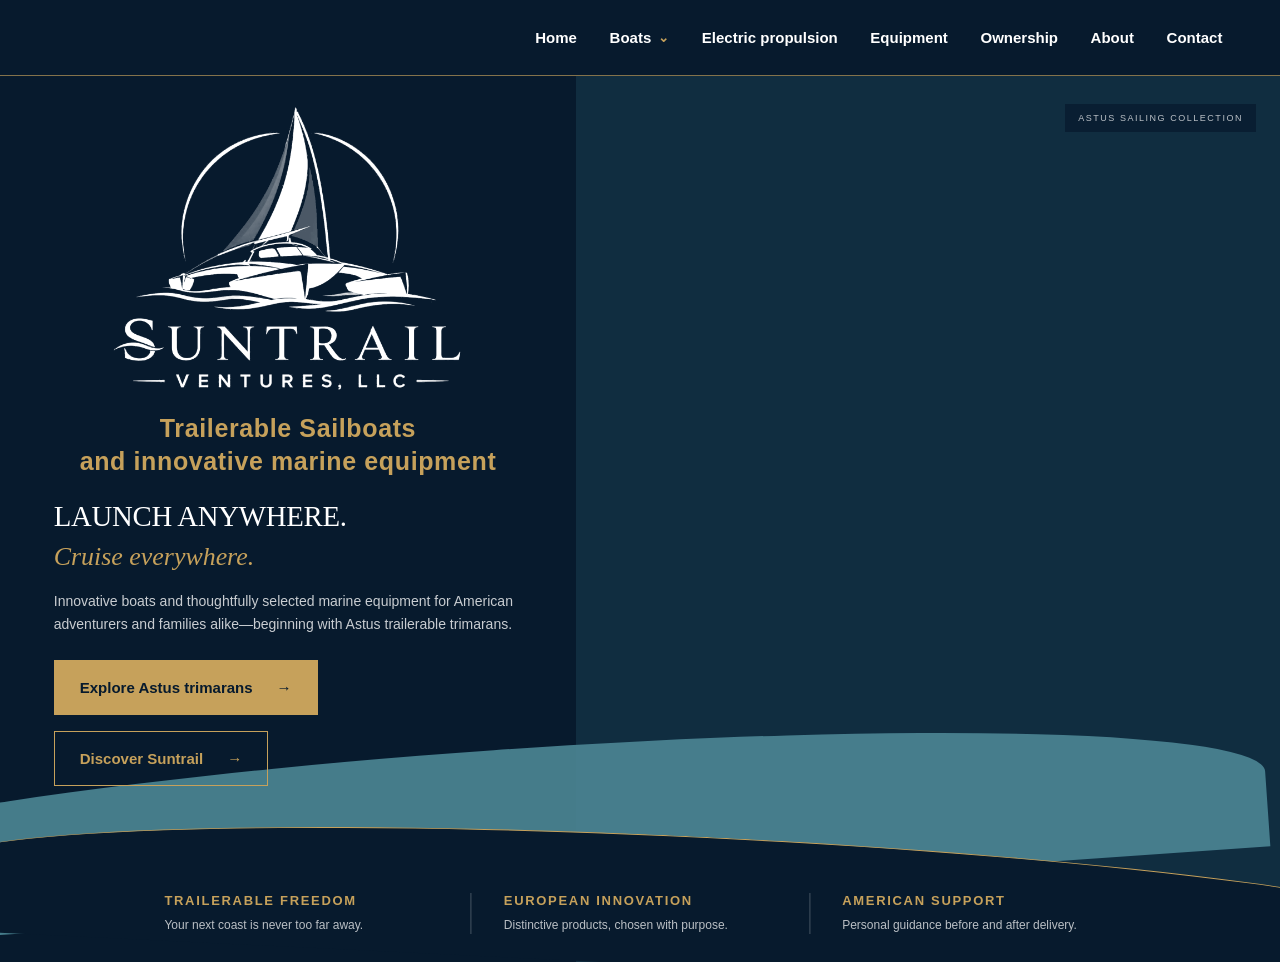
<file: index.html>
<!doctype html>
<html lang="en">
  <head>
    <meta charset="utf-8" />
    <meta name="viewport" content="width=device-width, initial-scale=1" />
    <title>Suntrail | Offline Website Preview</title>
    <meta name="description" content="Suntrail website working preview" />
    <link rel="stylesheet" href="styles.css" />
  </head>
  <body>
    <main>
      <header>
        <nav aria-label="Primary navigation">
          <a href="#top">Home</a>
          <div class="nav-dropdown">
            <a class="nav-parent" href="Boats.html"
              >Boats <span aria-hidden="true">⌄</span></a
            >
            <div class="nav-submenu" aria-label="Astus models">
              <a href="Boat-Model.html?model=14-5">Astus 14.5</a>
              <a href="Boat-Model.html?model=16-5">Astus 16.5</a>
              <a href="Boat-Model.html?model=20-5">Astus 20.5</a>
              <a href="Boat-Model.html?model=22-5">Astus 22.5</a>
              <a href="Boat-Model.html?model=26-5">Astus 26.5</a>
            </div>
          </div>
          <a href="Coming-Soon.html">Electric propulsion</a>
          <a href="Coming-Soon.html">Equipment</a>
          <a href="Ownership.html">Ownership</a>
          <a href="About.html">About</a>
          <a href="Contact.html">Contact</a>
        </nav>
      </header>

      <section class="hero" id="top">
        <div class="hero-copy">
          <div class="hero-logo">
            <img src="assets/suntrail-white-logo.png" alt="Suntrail" />
          </div>
          <p class="hero-descriptor">
            <strong>Trailerable Sailboats</strong><br />and innovative marine
            equipment
          </p>
          <h1>Launch anywhere.<em>Cruise everywhere.</em></h1>
          <p class="lead">
            Innovative boats and thoughtfully selected marine equipment for
            American adventurers and families alike—beginning with Astus
            trailerable trimarans.
          </p>
          <div class="actions">
            <a class="button gold" href="Boats.html"
              >Explore Astus trimarans <span>→</span></a
            >
            <a class="button outline" href="About.html"
              >Discover Suntrail <span>→</span></a
            >
          </div>
        </div>
        <div class="hero-photo" aria-label="Astus sailboat photo carousel">
          <div class="carousel-frame">
            <img
              class="carousel-slide"
              src="assets/astus-carousel/01-astus-life.jpg"
              alt="Astus trimarans sailing together"
            />
            <img
              class="carousel-slide"
              src="assets/astus-carousel/02-astus-26-5.jpg"
              alt="Astus 26.5 sailing"
            />
            <img
              class="carousel-slide"
              src="assets/astus-carousel/03-astus-14-5.jpg"
              alt="Astus 14.5 sailing"
            />
            <img
              class="carousel-slide"
              src="assets/astus-carousel/04-astus-20-5.jpg"
              alt="Astus 20.5 sailing"
            />
            <img
              class="carousel-slide"
              src="assets/astus-carousel/05-astus-16-5.jpg"
              alt="Astus 16.5 sailing"
            />
            <img
              class="carousel-slide"
              src="assets/astus-carousel/06-owners-2021.jpg"
              alt="Astus owners sailing together"
            />
            <img
              class="carousel-slide"
              src="assets/astus-carousel/07-astus-22-5.jpg"
              alt="Astus 22.5 sailing"
            />
          </div>
          <span class="photo-note">Astus sailing collection</span>
        </div>
        <div class="wave wave-a"></div>
        <div class="wave wave-b"></div>
        <div class="proof">
          <div>
            <b>Trailerable freedom</b
            ><span>Your next coast is never too far away.</span>
          </div>
          <div>
            <b>European innovation</b
            ><span>Distinctive products, chosen with purpose.</span>
          </div>
          <div>
            <b>American support</b
            ><span>Personal guidance before and after delivery.</span>
          </div>
        </div>
      </section>
    </main>
  </body>
</html>
</file>
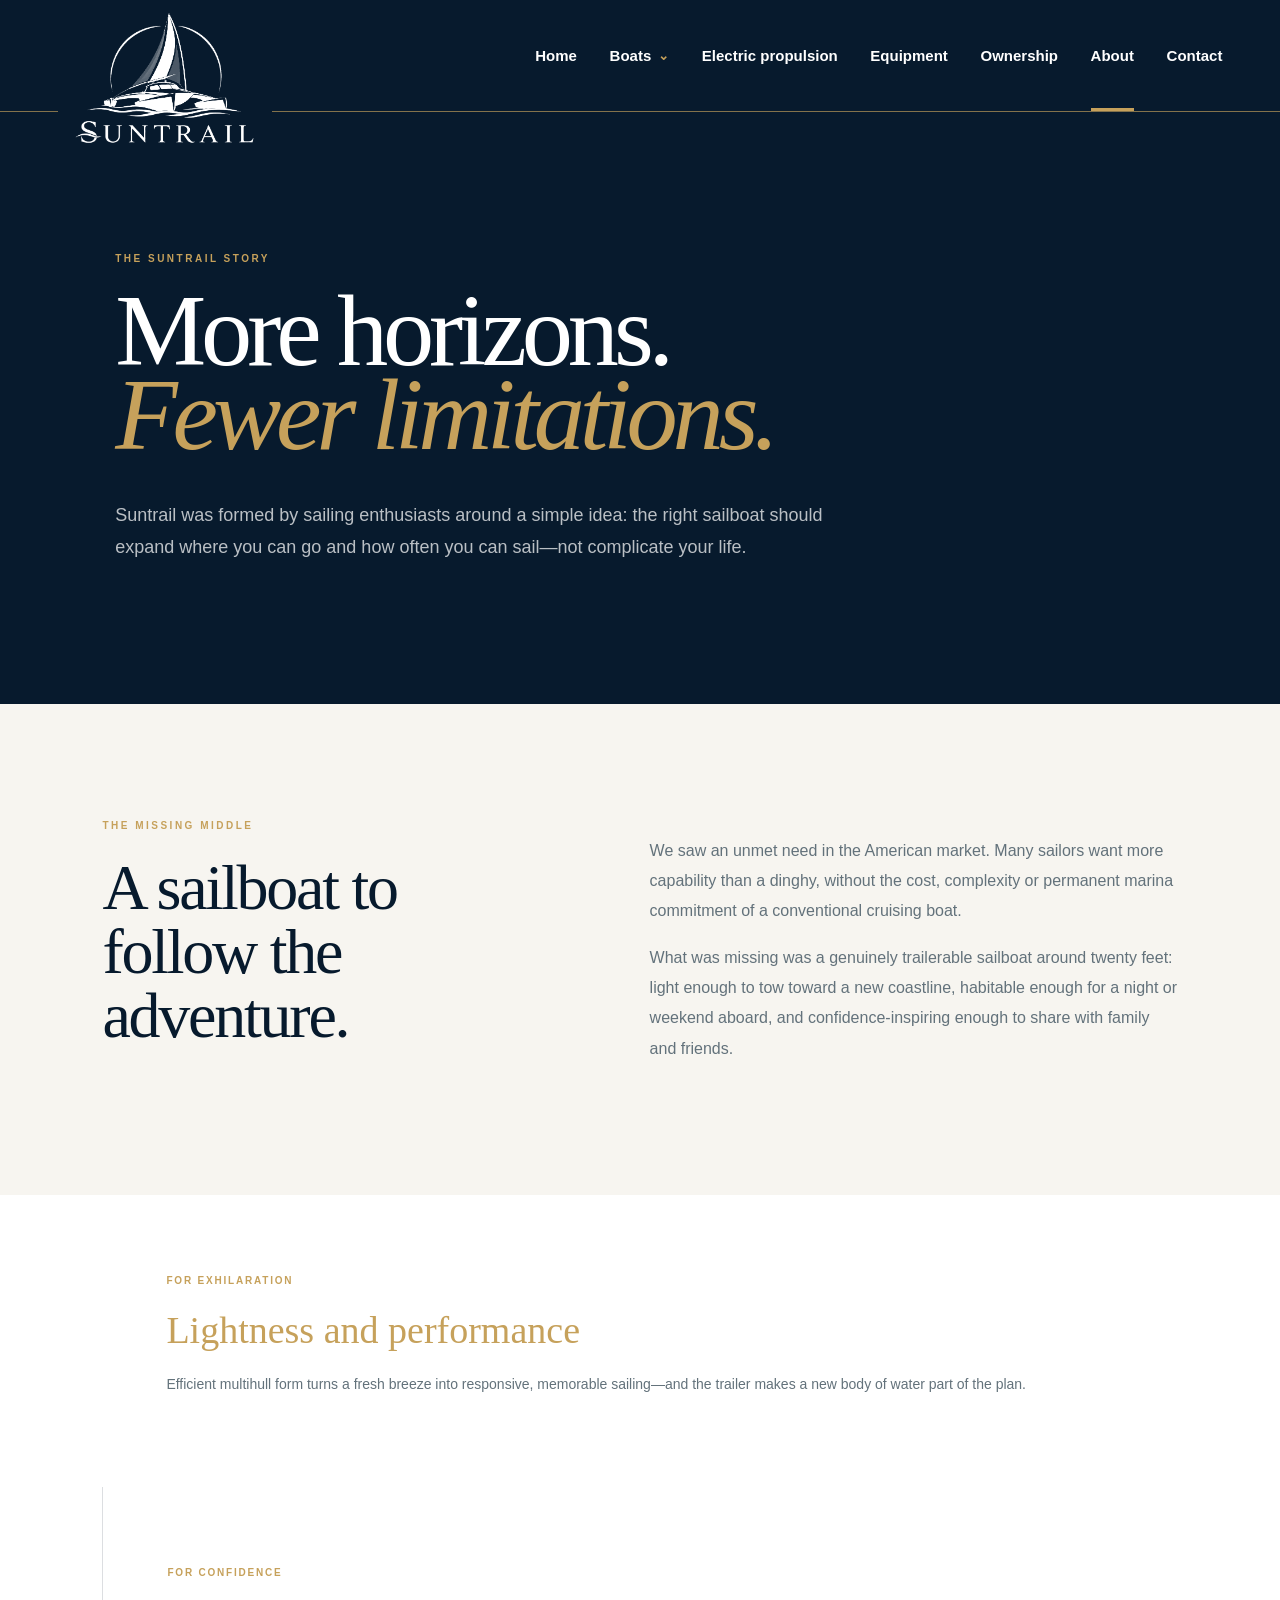
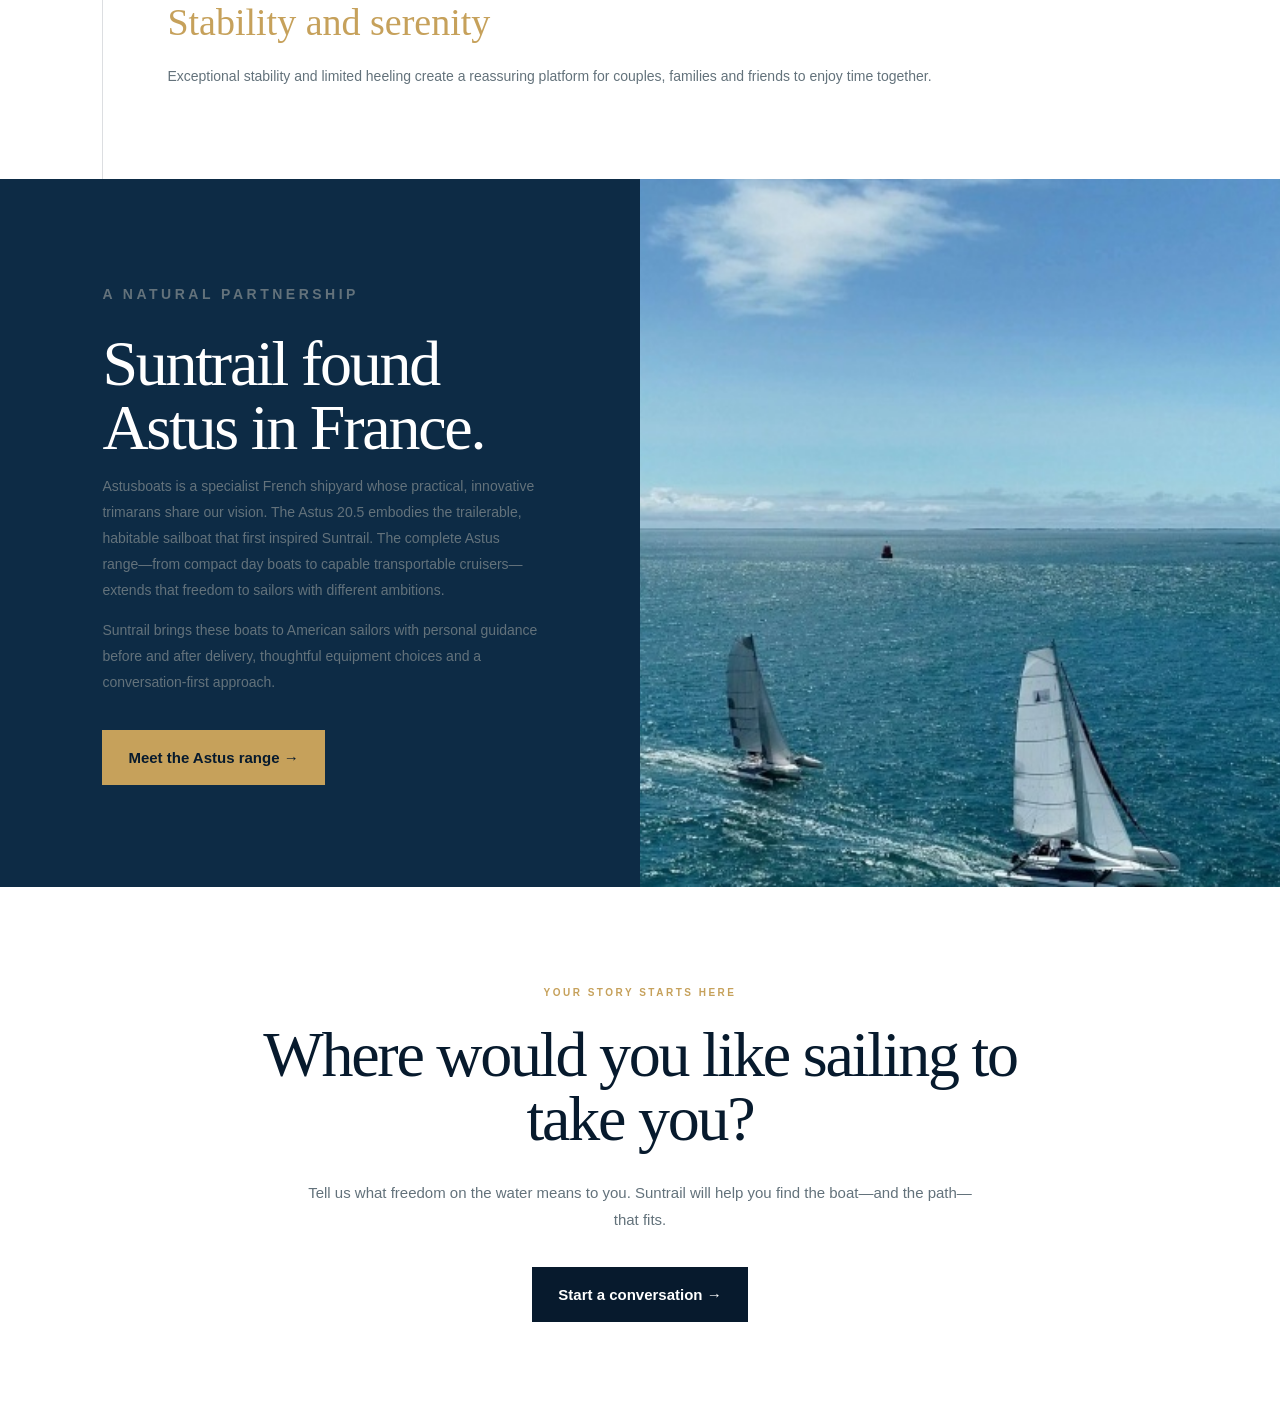
<file: About.html>
<!doctype html>
<html lang="en">
  <head>
    <meta charset="utf-8" />
    <meta name="viewport" content="width=device-width,initial-scale=1" />
    <title>About Suntrail</title>
    <link rel="stylesheet" href="styles.css" />
  </head>
  <body class="about-page">
    <header class="site-header">
      <a class="inner-logo" href="Suntrail-Preview.html#top"
        ><img src="assets/suntrail-white-logo.png" alt="Suntrail"
      /></a>
      <nav>
        <a href="Suntrail-Preview.html#top">Home</a>
        <div class="nav-dropdown">
          <a class="nav-parent" href="Boats.html">Boats <span>⌄</span></a>
          <div class="nav-submenu">
            <a href="Boat-Model.html?model=14-5">Astus 14.5</a
            ><a href="Boat-Model.html?model=16-5">Astus 16.5</a
            ><a href="Boat-Model.html?model=20-5">Astus 20.5</a
            ><a href="Boat-Model.html?model=22-5">Astus 22.5</a
            ><a href="Boat-Model.html?model=26-5">Astus 26.5</a>
          </div>
        </div>
        <a href="Coming-Soon.html">Electric propulsion</a
        ><a href="Coming-Soon.html">Equipment</a
        ><a href="Ownership.html">Ownership</a
        ><a class="active" href="About.html">About</a
        ><a href="Contact.html">Contact</a>
      </nav>
    </header>
    <main>
      <section class="about-hero">
        <p class="label">The Suntrail story</p>
        <h1>More horizons.<br /><em>Fewer limitations.</em></h1>
        <p>
          Suntrail was formed by sailing enthusiasts around a simple idea: the
          right sailboat should expand where you can go and how often you can
          sail—not complicate your life.
        </p>
      </section>
      <section class="about-story">
        <div>
          <p class="label">The missing middle</p>
          <h2>A sailboat to follow the adventure.</h2>
        </div>
        <div>
          <p>
            We saw an unmet need in the American market. Many sailors want more
            capability than a dinghy, without the cost, complexity or permanent
            marina commitment of a conventional cruising boat.
          </p>
          <p>
            What was missing was a genuinely trailerable sailboat around twenty
            feet: light enough to tow toward a new coastline, habitable enough
            for a night or weekend aboard, and confidence-inspiring enough to
            share with family and friends.
          </p>
        </div>
      </section>
      <section class="about-values">
        <article>
          <span>For exhilaration</span>
          <h3>Lightness and performance</h3>
          <p>
            Efficient multihull form turns a fresh breeze into responsive,
            memorable sailing—and the trailer makes a new body of water part of
            the plan.
          </p>
        </article>
        <article>
          <span>For confidence</span>
          <h3>Stability and serenity</h3>
          <p>
            Exceptional stability and limited heeling create a reassuring
            platform for couples, families and friends to enjoy time together.
          </p>
        </article>
      </section>
      <section class="about-partner">
        <div>
          <p class="label">A natural partnership</p>
          <h2>Suntrail found Astus in France.</h2>
          <p>
            Astusboats is a specialist French shipyard whose practical,
            innovative trimarans share our vision. The Astus 20.5 embodies the
            trailerable, habitable sailboat that first inspired Suntrail. The
            complete Astus range—from compact day boats to capable transportable
            cruisers—extends that freedom to sailors with different ambitions.
          </p>
          <p>
            Suntrail brings these boats to American sailors with personal
            guidance before and after delivery, thoughtful equipment choices and
            a conversation-first approach.
          </p>
          <a class="button gold" href="Boats.html">Meet the Astus range →</a>
        </div>
        <img
          src="assets/astus-carousel/06-owners-2021.jpg"
          alt="The Astus sailing community"
        />
      </section>
      <section class="boats-cta">
        <p class="label">Your story starts here</p>
        <h2>Where would you like sailing to take you?</h2>
        <p>
          Tell us what freedom on the water means to you. Suntrail will help you
          find the boat—and the path—that fits.
        </p>
        <a class="button navy" href="Contact.html"
          >Start a conversation →</a
        >
      </section>
    </main>
    <script src="mobile-menu.js"></script>
  </body>
</html>
</file>
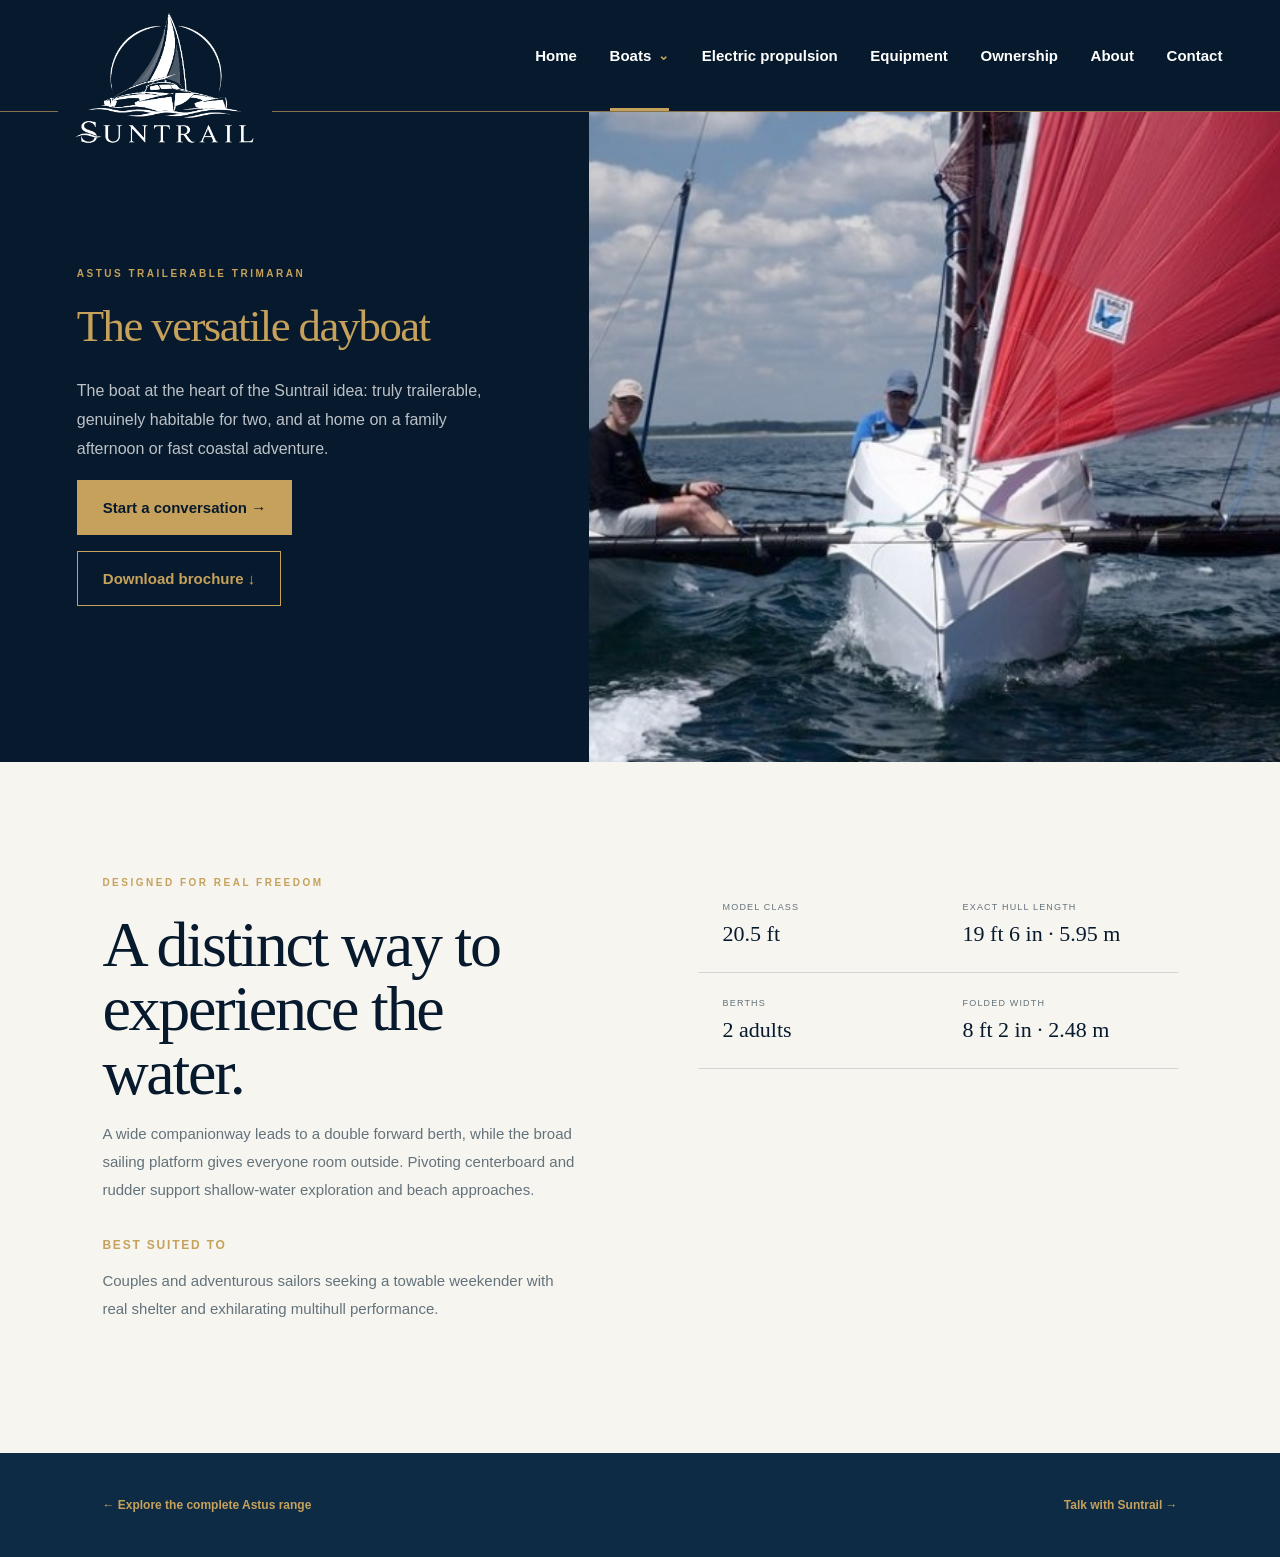
<file: Boat-Model.html>
<!doctype html>
<html lang="en">
  <head>
    <meta charset="utf-8" />
    <meta name="viewport" content="width=device-width,initial-scale=1" />
    <title>Astus | Suntrail</title>
    <link rel="stylesheet" href="styles.css" />
  </head>
  <body class="model-page">
    <header class="site-header">
      <a class="inner-logo" href="Suntrail-Preview.html#top"
        ><img src="assets/suntrail-white-logo.png" alt="Suntrail"
      /></a>
      <nav>
        <a href="Suntrail-Preview.html#top">Home</a>
        <div class="nav-dropdown">
          <a class="nav-parent active" href="Boats.html"
            >Boats <span>⌄</span></a
          >
          <div class="nav-submenu">
            <a href="Boat-Model.html?model=14-5">Astus 14.5</a
            ><a href="Boat-Model.html?model=16-5">Astus 16.5</a
            ><a href="Boat-Model.html?model=20-5">Astus 20.5</a
            ><a href="Boat-Model.html?model=22-5">Astus 22.5</a
            ><a href="Boat-Model.html?model=26-5">Astus 26.5</a>
          </div>
        </div>
        <a href="Coming-Soon.html">Electric propulsion</a
        ><a href="Coming-Soon.html">Equipment</a
        ><a href="Ownership.html">Ownership</a><a href="About.html">About</a
        ><a href="Contact.html">Contact</a>
      </nav>
    </header>
    <main>
      <section class="model-hero">
        <div>
          <p class="label">Astus trailerable trimaran</p>
          <h1 id="name"></h1>
          <h2 id="type"></h2>
          <p id="intro"></p>
          <div class="actions">
            <a class="button gold" href="Contact.html"
              >Start a conversation →</a
            ><a class="button outline" id="brochure" target="_blank"
              >Download brochure ↓</a
            >
          </div>
        </div>
        <img id="image" alt="Astus trimaran sailing" />
      </section>
      <section class="model-details">
        <div>
          <p class="label">Designed for real freedom</p>
          <h2>A distinct way to experience the water.</h2>
          <p id="story"></p>
          <h3>Best suited to</h3>
          <p id="best"></p>
        </div>
        <div class="spec-grid" id="facts"></div>
      </section>
      <section class="model-next">
        <a href="Boats.html">← Explore the complete Astus range</a
        ><a href="Contact.html">Talk with Suntrail →</a>
      </section>
    </main>
    <script>
      const d = {
        "14-5": [
          "Astus 14.5",
          "The compact nomad",
          "assets/astus-carousel/03-astus-14-5.jpg",
          "The purest expression of trailerable freedom: a remarkably light sailing platform that can travel on a roof rack or small trailer and be rigged as a prao or trimaran.",
          "Designed by VPLP, the 14.5 returns sailing to its essentials. Its 55-pound center hull, two-part carbon mast and shallow draft make spontaneous outings and quiet-water exploration possible.",
          "Solo sailors and pairs who value simplicity, portability and direct connection with the water.",
          [
            "Model class|14.5 ft",
            "Exact hull length|14 ft 3 in · 4.35 m",
            "Center-hull weight|55 lb · 25 kg",
            "Draft|6–24 in · 0.15–0.60 m",
          ],
        ],
        "16-5": [
          "Astus 16.5",
          "The sport enthusiast’s trimaran",
          "assets/astus-carousel/05-astus-16-5.jpg",
          "A light, athletic trimaran for sailors who want the immediacy and exhilaration of a performance beach cat—with a broad platform and folding-float practicality.",
          "The 16.5 rewards the sailor who trims for speed. Its VPLP-designed hulls, rotating wing mast and available sport sail plan create a responsive, energetic boat that accelerates in a fresh breeze and has been described by one owner as “strikingly awesome” to sail. Folding floats still simplify transport, while the generous 86-square-foot platform offers more room than a conventional beach cat.",
          "Sport-minded sailors—including the Hobie 16 crowd—who value speed, responsiveness and uncomplicated trailerable fun.",
          [
            "Model class|16.5 ft",
            "Exact hull length|16 ft 2 in · 4.94 m",
            "Light displacement|496 lb · 225 kg",
            "Folded width|8 ft 2 in · 2.50 m",
          ],
        ],
        "20-5": [
          "Astus 20.5",
          "The versatile dayboat",
          "assets/astus-carousel/04-astus-20-5.jpg",
          "The boat at the heart of the Suntrail idea: truly trailerable, genuinely habitable for two, and at home on a family afternoon or fast coastal adventure.",
          "A wide companionway leads to a double forward berth, while the broad sailing platform gives everyone room outside. Pivoting centerboard and rudder support shallow-water exploration and beach approaches.",
          "Couples and adventurous sailors seeking a towable weekender with real shelter and exhilarating multihull performance.",
          [
            "Model class|20.5 ft",
            "Exact hull length|19 ft 6 in · 5.95 m",
            "Berths|2 adults",
            "Folded width|8 ft 2 in · 2.48 m",
          ],
        ],
        "22-5": [
          "Astus 22.5",
          "The nomad cruiser",
          "assets/astus-carousel/07-astus-22-5.jpg",
          "A transportable coastal cruiser with meaningful living space, four berths and the flexibility to favor comfortable family sailing or sportier performance.",
          "A double berth forward and two quarter berths accommodate four, while available galley, toilet and electrical options tailor the cabin to coastal trekking.",
          "Families, couples and sailors who want to stay aboard, travel farther and choose their own balance of comfort and performance.",
          [
            "Model class|22.5 ft",
            "Exact hull length|22 ft 8 in · 6.90 m",
            "Berths|4",
            "Trailer width|8 ft 2 in · 2.50 m",
          ],
        ],
        "26-5": [
          "Astus 26.5",
          "The ideal fast cruiser",
          "assets/astus-carousel/02-astus-26-5.jpg",
          "The flagship: five berths, standing headroom and serious fast-cruising capability in a trimaran that still folds to trailer width.",
          "A separate double cabin, three saloon berths, galley possibilities and abundant storage support longer escapes. Lines led aft and a protected cockpit create a practical sailing environment for solo sailors or families.",
          "Independent coastal cruisers and families seeking accommodation, range and performance in a transportable package.",
          [
            "Model class|26.5 ft",
            "Exact hull length|25 ft 11 in · 7.90 m",
            "Berths|5",
            "Cabin headroom|5 ft 11 in · 1.80 m",
          ],
        ],
      };
      let k = new URLSearchParams(location.search).get("model") || "20-5",
        b = d[k] || d["20-5"];
      name.textContent = b[0];
      type.textContent = b[1];
      image.src = b[2];
      intro.textContent = b[3];
      story.textContent = b[4];
      best.textContent = b[5];
      brochure.href = "assets/brochures/astus-" + k + ".pdf";
      facts.innerHTML = b[6]
        .map((x) => {
          let p = x.split("|");
          return "<div><span>" + p[0] + "</span><b>" + p[1] + "</b></div>";
        })
        .join("");
      document.title = b[0] + " | Suntrail";
    </script>
    <script src="mobile-menu.js"></script>
  </body>
</html>
</file>
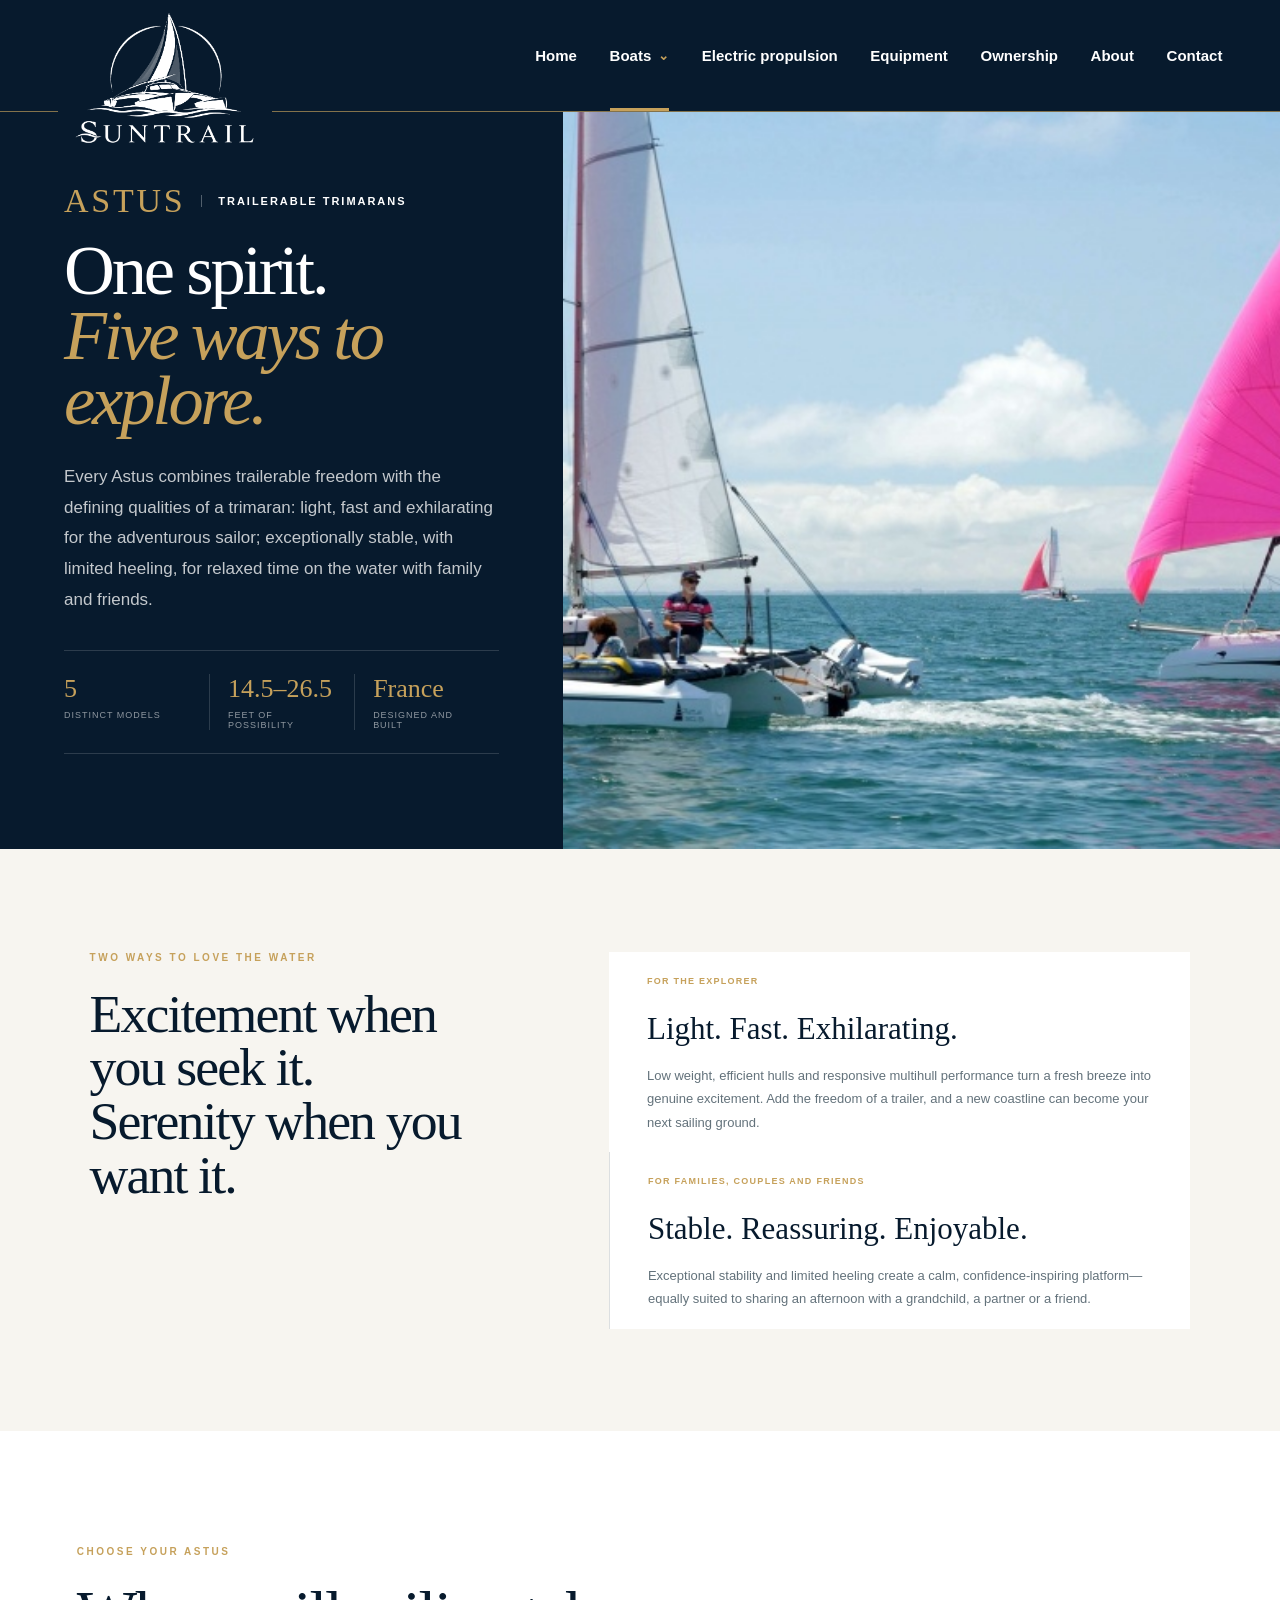
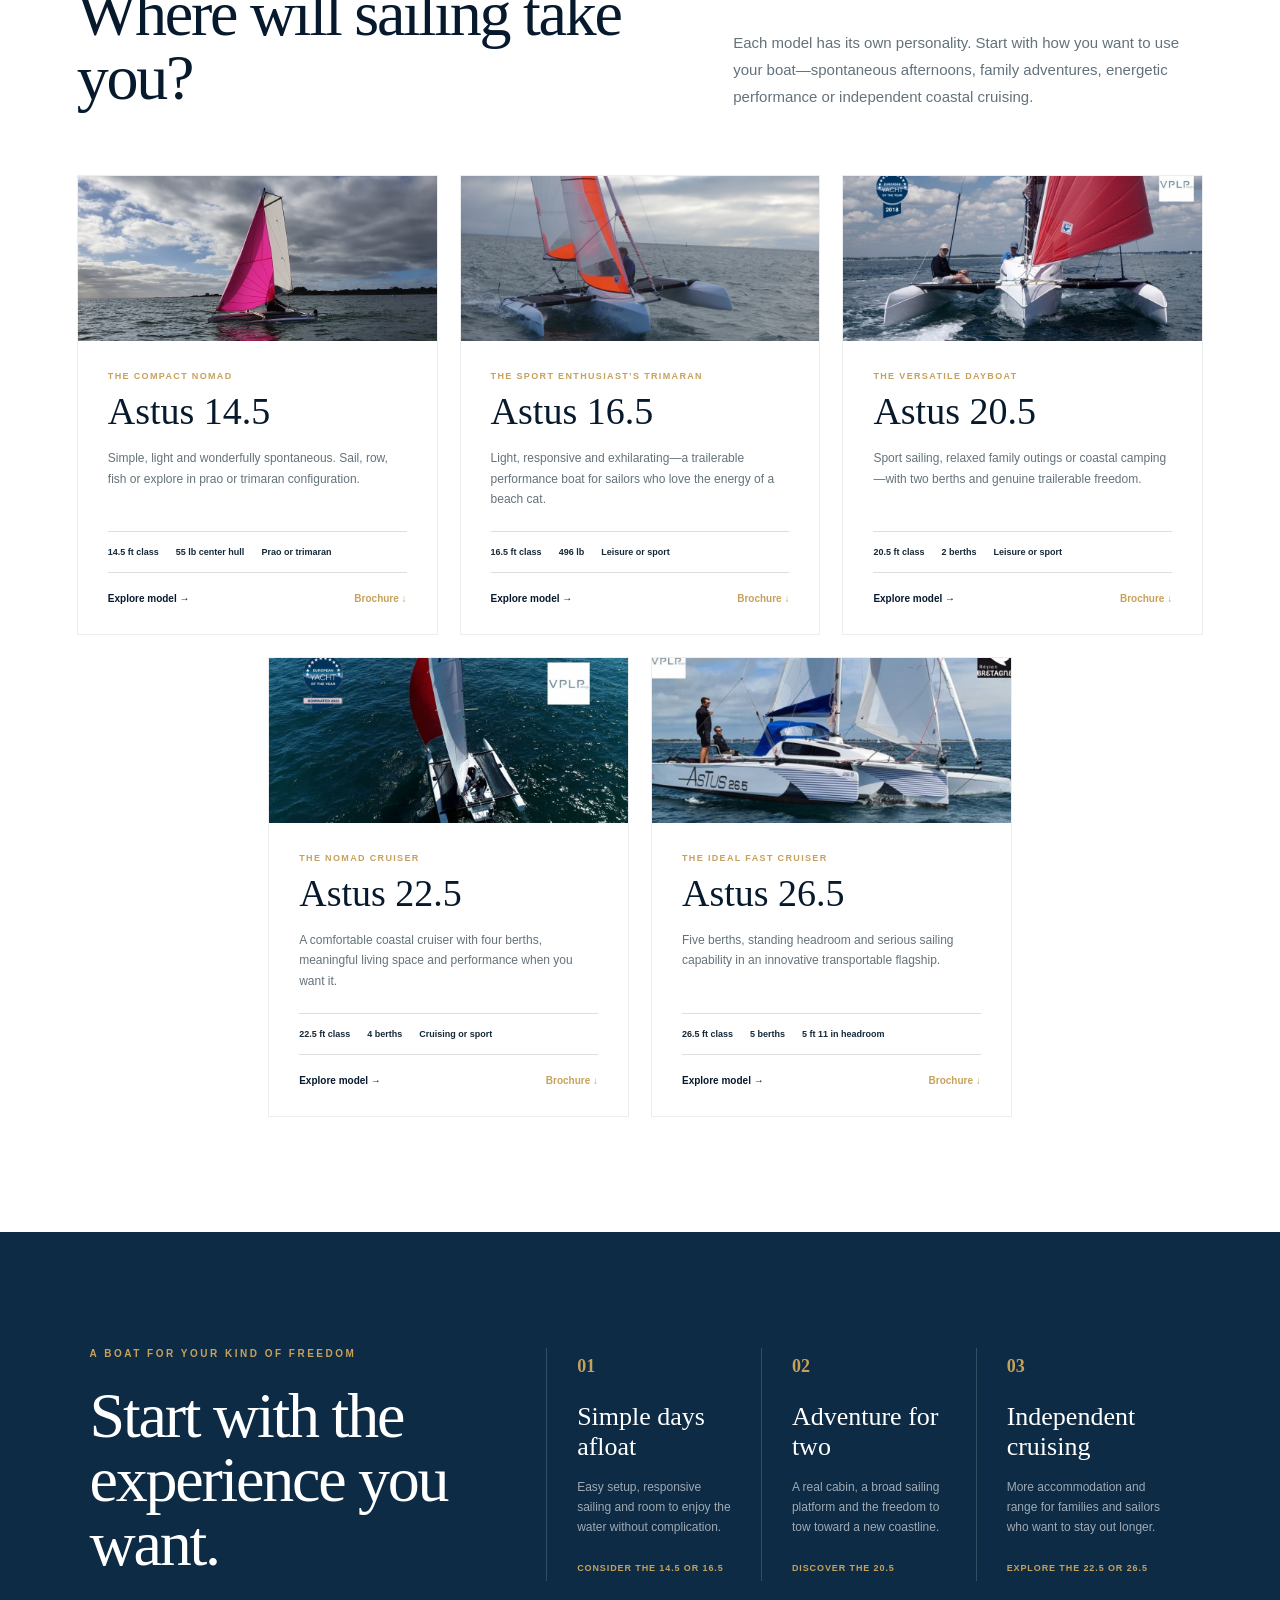
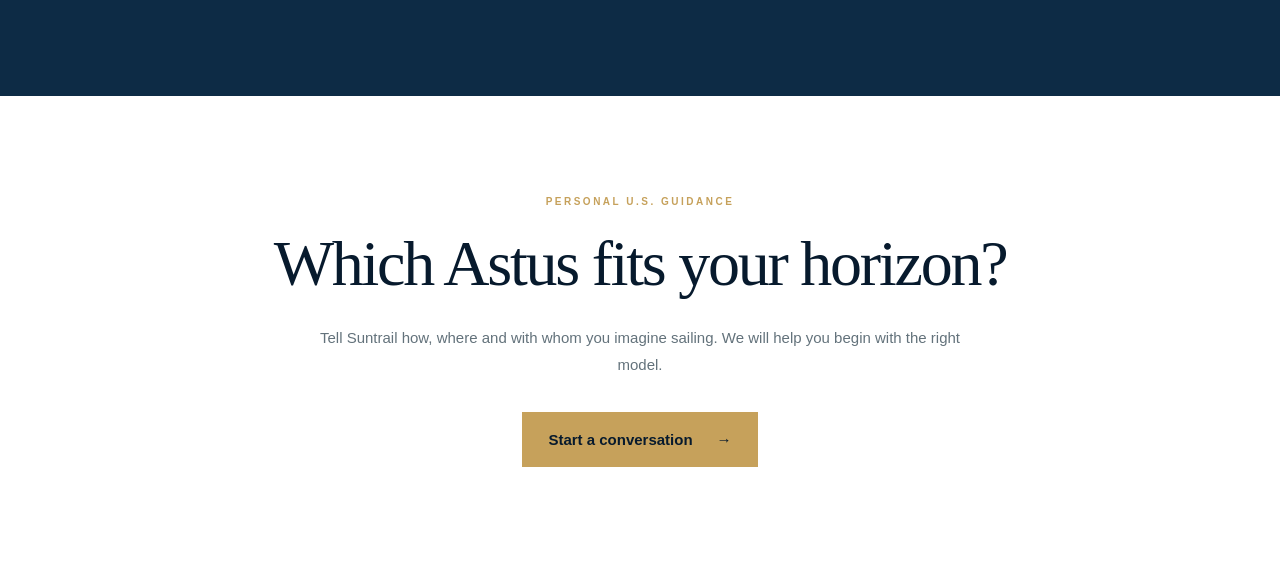
<file: Boats.html>
<!doctype html>
<html lang="en">
<head>
  <meta charset="utf-8">
  <meta name="viewport" content="width=device-width, initial-scale=1">
  <title>Astus Trailerable Trimarans | Suntrail</title>
  <meta name="description" content="Explore the Astus range of trailerable trimarans, represented in the United States by Suntrail.">
  <link rel="stylesheet" href="styles.css">
</head>
<body class="boats-page">
  <header class="site-header">
    <a class="inner-logo" href="Suntrail-Preview.html#top" aria-label="Suntrail home"><img src="assets/suntrail-white-logo.png" alt="Suntrail"></a>
    <nav aria-label="Primary navigation">
      <a href="Suntrail-Preview.html#top">Home</a>
      <div class="nav-dropdown">
        <a class="nav-parent active" href="Boats.html">Boats <span aria-hidden="true">⌄</span></a>
        <div class="nav-submenu" aria-label="Astus models">
          <a href="Boat-Model.html?model=14-5">Astus 14.5</a>
          <a href="Boat-Model.html?model=16-5">Astus 16.5</a>
          <a href="Boat-Model.html?model=20-5">Astus 20.5</a>
          <a href="Boat-Model.html?model=22-5">Astus 22.5</a>
          <a href="Boat-Model.html?model=26-5">Astus 26.5</a>
        </div>
      </div>
      <a href="Coming-Soon.html">Electric propulsion</a>
      <a href="Coming-Soon.html">Equipment</a>
      <a href="Ownership.html">Ownership</a>
      <a href="About.html">About</a>
      <a href="Contact.html">Contact</a>
    </nav>
  </header>

  <main>
    <section class="boats-hero">
      <div class="boats-hero-copy">
        <p class="astus-kicker"><strong>ASTUS</strong><span>Trailerable trimarans</span></p>
        <h1>One spirit.<br><em>Five ways to explore.</em></h1>
        <p>Every Astus combines trailerable freedom with the defining qualities of a trimaran: light, fast and exhilarating for the adventurous sailor; exceptionally stable, with limited heeling, for relaxed time on the water with family and friends.</p>
        <div class="range-facts">
          <div><b>5</b><span>Distinct models</span></div>
          <div><b>14.5–26.5</b><span>Feet of possibility</span></div>
          <div><b>France</b><span>Designed and built</span></div>
        </div>
      </div>
      <div class="boats-hero-image"><img src="assets/astus-carousel/01-astus-life.jpg" alt="A fleet of Astus trimarans sailing together"></div>
    </section>

    <section class="two-experiences">
      <div class="experience-intro"><p class="label">Two ways to love the water</p><h2>Excitement when you seek it.<br>Serenity when you want it.</h2></div>
      <div class="experience-grid">
        <article>
          <span>For the explorer</span><h3>Light. Fast. Exhilarating.</h3>
          <p>Low weight, efficient hulls and responsive multihull performance turn a fresh breeze into genuine excitement. Add the freedom of a trailer, and a new coastline can become your next sailing ground.</p>
        </article>
        <article>
          <span>For families, couples and friends</span><h3>Stable. Reassuring. Enjoyable.</h3>
          <p>Exceptional stability and limited heeling create a calm, confidence-inspiring platform—equally suited to sharing an afternoon with a grandchild, a partner or a friend.</p>
        </article>
      </div>
    </section>

    <section class="range-overview">
      <div class="range-intro">
        <div><p class="label">Choose your Astus</p><h2>Where will sailing take you?</h2></div>
        <p>Each model has its own personality. Start with how you want to use your boat—spontaneous afternoons, family adventures, energetic performance or independent coastal cruising.</p>
      </div>
      <div class="boat-grid">
        <article class="boat-card" id="astus-14-5">
          <a class="card-primary-link" href="Boat-Model.html?model=14-5" aria-label="Explore the Astus 14.5"></a>
          <div class="boat-card-image"><img src="assets/astus-carousel/03-astus-14-5.jpg" alt="Astus 14.5 sailing"></div>
          <div class="boat-card-copy"><span class="model-type">The compact nomad</span><h3>Astus 14.5</h3><p>Simple, light and wonderfully spontaneous. Sail, row, fish or explore in prao or trimaran configuration.</p><div class="model-meta"><span>14.5 ft class</span><span>55 lb center hull</span><span>Prao or trimaran</span></div><div class="card-actions"><a href="Boat-Model.html?model=14-5">Explore model →</a><a href="assets/brochures/astus-14-5.pdf" target="_blank">Brochure ↓</a></div></div>
        </article>
        <article class="boat-card" id="astus-16-5">
          <a class="card-primary-link" href="Boat-Model.html?model=16-5" aria-label="Explore the Astus 16.5"></a>
          <div class="boat-card-image"><img src="assets/astus-carousel/05-astus-16-5.jpg" alt="Astus 16.5 sailing"></div>
          <div class="boat-card-copy"><span class="model-type">The sport enthusiast’s trimaran</span><h3>Astus 16.5</h3><p>Light, responsive and exhilarating—a trailerable performance boat for sailors who love the energy of a beach cat.</p><div class="model-meta"><span>16.5 ft class</span><span>496 lb</span><span>Leisure or sport</span></div><div class="card-actions"><a href="Boat-Model.html?model=16-5">Explore model →</a><a href="assets/brochures/astus-16-5.pdf" target="_blank">Brochure ↓</a></div></div>
        </article>
        <article class="boat-card" id="astus-20-5">
          <a class="card-primary-link" href="Boat-Model.html?model=20-5" aria-label="Explore the Astus 20.5"></a>
          <div class="boat-card-image"><img src="assets/astus-carousel/04-astus-20-5.jpg" alt="Astus 20.5 sailing"></div>
          <div class="boat-card-copy"><span class="model-type">The versatile dayboat</span><h3>Astus 20.5</h3><p>Sport sailing, relaxed family outings or coastal camping—with two berths and genuine trailerable freedom.</p><div class="model-meta"><span>20.5 ft class</span><span>2 berths</span><span>Leisure or sport</span></div><div class="card-actions"><a href="Boat-Model.html?model=20-5">Explore model →</a><a href="assets/brochures/astus-20-5.pdf" target="_blank">Brochure ↓</a></div></div>
        </article>
        <article class="boat-card" id="astus-22-5">
          <a class="card-primary-link" href="Boat-Model.html?model=22-5" aria-label="Explore the Astus 22.5"></a>
          <div class="boat-card-image"><img src="assets/astus-carousel/07-astus-22-5.jpg" alt="Astus 22.5 sailing"></div>
          <div class="boat-card-copy"><span class="model-type">The nomad cruiser</span><h3>Astus 22.5</h3><p>A comfortable coastal cruiser with four berths, meaningful living space and performance when you want it.</p><div class="model-meta"><span>22.5 ft class</span><span>4 berths</span><span>Cruising or sport</span></div><div class="card-actions"><a href="Boat-Model.html?model=22-5">Explore model →</a><a href="assets/brochures/astus-22-5.pdf" target="_blank">Brochure ↓</a></div></div>
        </article>
        <article class="boat-card" id="astus-26-5">
          <a class="card-primary-link" href="Boat-Model.html?model=26-5" aria-label="Explore the Astus 26.5"></a>
          <div class="boat-card-image"><img src="assets/astus-carousel/02-astus-26-5.jpg" alt="Astus 26.5 sailing"></div>
          <div class="boat-card-copy"><span class="model-type">The ideal fast cruiser</span><h3>Astus 26.5</h3><p>Five berths, standing headroom and serious sailing capability in an innovative transportable flagship.</p><div class="model-meta"><span>26.5 ft class</span><span>5 berths</span><span>5 ft 11 in headroom</span></div><div class="card-actions"><a href="Boat-Model.html?model=26-5">Explore model →</a><a href="assets/brochures/astus-26-5.pdf" target="_blank">Brochure ↓</a></div></div>
        </article>
      </div>
    </section>

    <section class="boat-paths">
      <div><p class="label">A boat for your kind of freedom</p><h2>Start with the experience you want.</h2></div>
      <div class="path-grid">
        <div><b>01</b><h3>Simple days afloat</h3><p>Easy setup, responsive sailing and room to enjoy the water without complication.</p><span>Consider the 14.5 or 16.5</span></div>
        <div><b>02</b><h3>Adventure for two</h3><p>A real cabin, a broad sailing platform and the freedom to tow toward a new coastline.</p><span>Discover the 20.5</span></div>
        <div><b>03</b><h3>Independent cruising</h3><p>More accommodation and range for families and sailors who want to stay out longer.</p><span>Explore the 22.5 or 26.5</span></div>
      </div>
    </section>

    <section class="boats-cta">
      <p class="label">Personal U.S. guidance</p><h2>Which Astus fits your horizon?</h2><p>Tell Suntrail how, where and with whom you imagine sailing. We will help you begin with the right model.</p><a class="button gold" href="Contact.html">Start a conversation <span>→</span></a>
    </section>
  </main>
    <script src="mobile-menu.js"></script>
  </body>
</html>
</file>
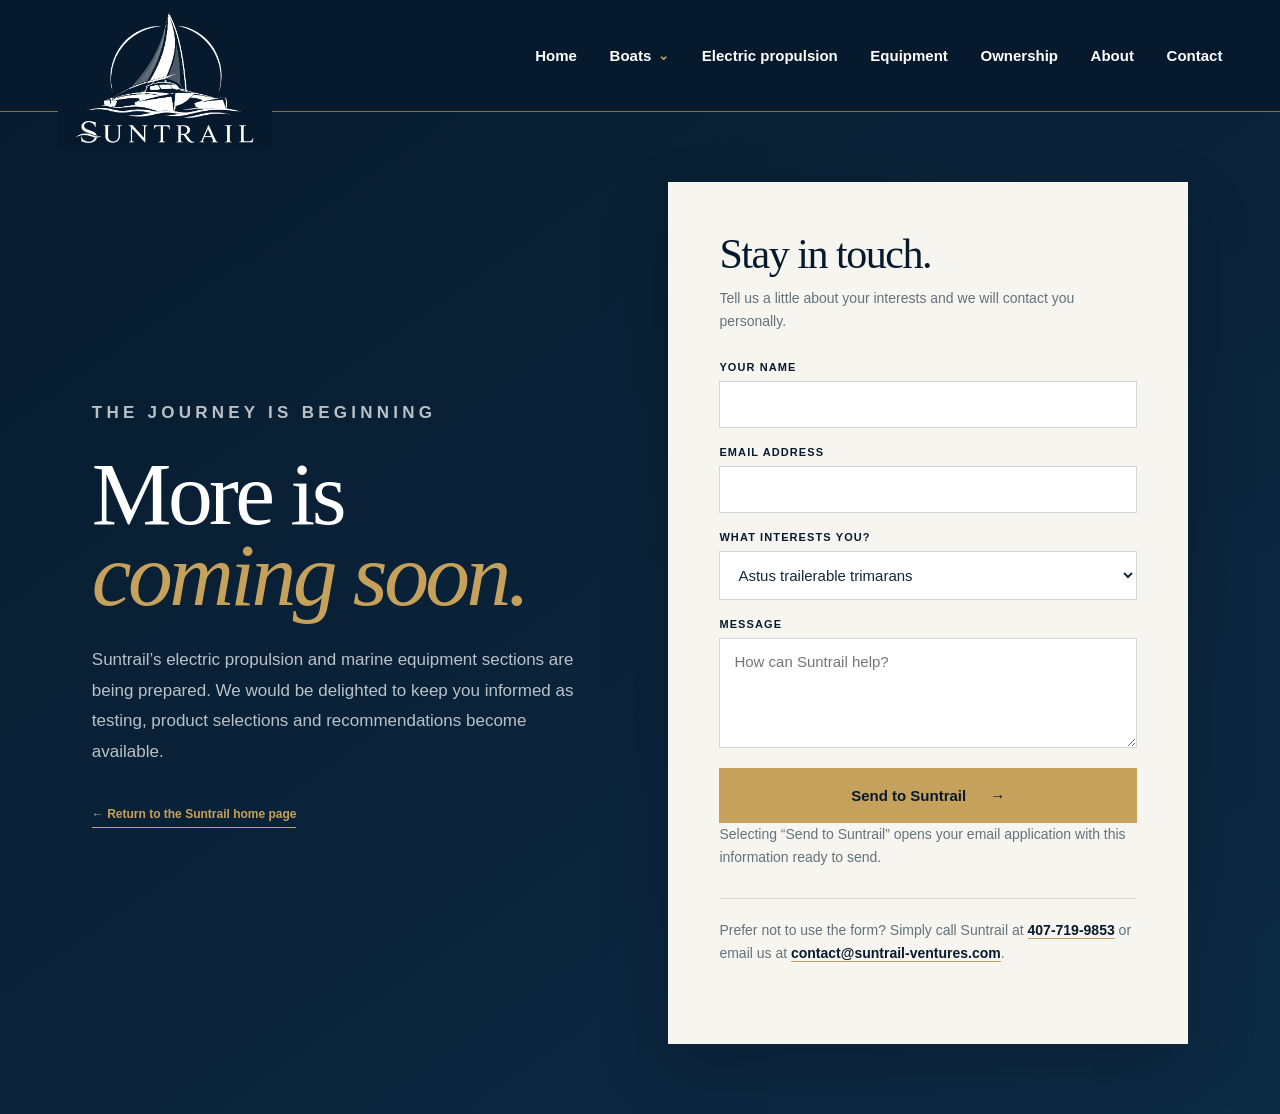
<file: Coming-Soon.html>
<!doctype html>
<html lang="en">
  <head>
    <meta charset="utf-8" />
    <meta name="viewport" content="width=device-width, initial-scale=1" />
    <title>Coming Soon | Suntrail</title>
    <meta
      name="description"
      content="Suntrail's complete website is coming soon. Contact us to learn more."
    />
    <link rel="stylesheet" href="styles.css" />
  </head>
  <body class="coming-page">
    <header class="site-header coming-header">
      <a
        class="inner-logo"
        href="Suntrail-Preview.html#top"
        aria-label="Suntrail home"
        ><img src="assets/suntrail-white-logo.png" alt="Suntrail"
      /></a>
      <nav aria-label="Primary navigation">
        <a href="Suntrail-Preview.html#top">Home</a>
        <div class="nav-dropdown">
          <a class="nav-parent" href="Boats.html">Boats <span>⌄</span></a>
          <div class="nav-submenu">
            <a href="Boat-Model.html?model=14-5">Astus 14.5</a
            ><a href="Boat-Model.html?model=16-5">Astus 16.5</a
            ><a href="Boat-Model.html?model=20-5">Astus 20.5</a
            ><a href="Boat-Model.html?model=22-5">Astus 22.5</a
            ><a href="Boat-Model.html?model=26-5">Astus 26.5</a>
          </div>
        </div>
        <a href="Coming-Soon.html">Electric propulsion</a
        ><a href="Coming-Soon.html">Equipment</a
        ><a href="Ownership.html">Ownership</a><a href="About.html">About</a
        ><a href="Contact.html">Contact</a>
      </nav>
    </header>
    <main class="coming-shell">
      <section class="coming-copy">
        <p class="label">The journey is beginning</p>
        <h1>More is <em>coming soon.</em></h1>
        <p>
          Suntrail’s electric propulsion and marine equipment sections are
          being prepared. We would be delighted to keep you informed as
          testing, product selections and recommendations become available.
        </p>
        <a class="home-link" href="Suntrail-Preview.html#top"
          >← Return to the Suntrail home page</a
        >
      </section>
      <section class="coming-form" aria-labelledby="contact-title">
        <h2 id="contact-title">Stay in touch.</h2>
        <p>
          Tell us a little about your interests and we will contact you
          personally.
        </p>
        <form
          class="form-grid"
          action="mailto:contact@suntrail-ventures.com?subject=Suntrail%20website%20inquiry"
          method="post"
          enctype="text/plain"
        >
          <label
            >Your name<input
              type="text"
              name="Name"
              autocomplete="name"
              required
          /></label>
          <label
            >Email address<input
              type="email"
              name="Email"
              autocomplete="email"
              required
          /></label>
          <label
            >What interests you?
            <select name="Interest">
              <option>Astus trailerable trimarans</option>
              <option>Electric propulsion</option>
              <option>Marine equipment</option>
              <option>Suntrail ownership and support</option>
              <option>General updates</option>
            </select>
          </label>
          <label
            >Message<textarea
              name="Message"
              placeholder="How can Suntrail help?"
            ></textarea>
          </label>
          <button class="button gold" type="submit">
            Send to Suntrail <span>→</span>
          </button>
        </form>
        <p class="form-note">
          Selecting “Send to Suntrail” opens your email application with this
          information ready to send.
        </p>
        <p class="direct-contact">Prefer not to use the form? Simply call Suntrail at <a href="tel:+14077199853">407-719-9853</a> or email us at <a href="mailto:contact@suntrail-ventures.com">contact@suntrail-ventures.com</a>.</p>
      </section>
    </main>
    <script src="mobile-menu.js"></script>
  </body>
</html>
</file>
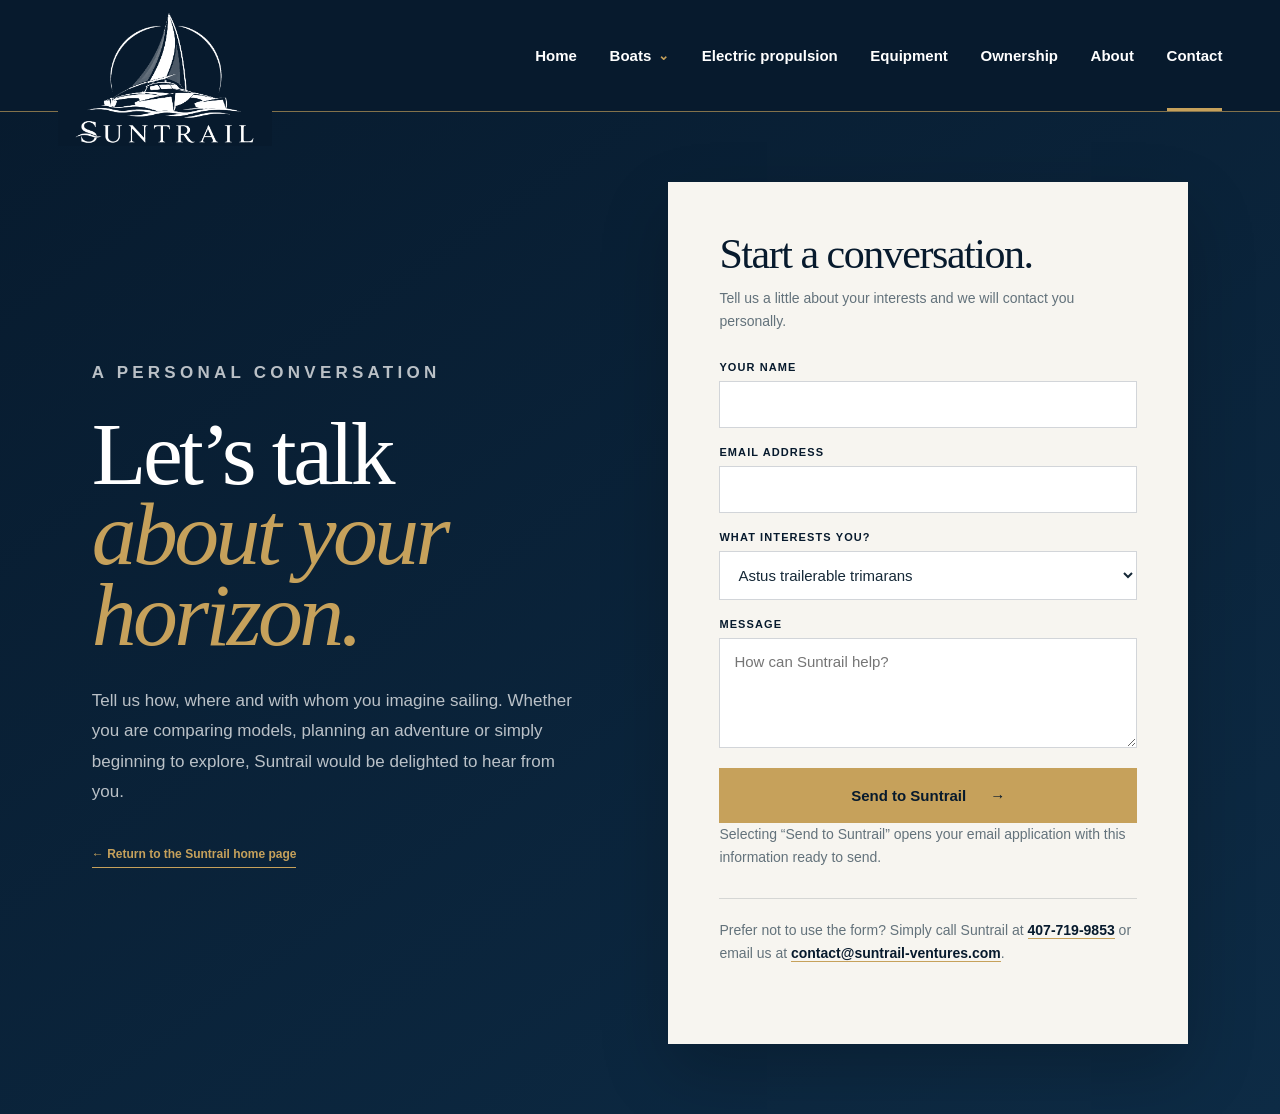
<file: Contact.html>
<!doctype html>
<html lang="en">
  <head>
    <meta charset="utf-8" />
    <meta name="viewport" content="width=device-width,initial-scale=1" />
    <title>Start a Conversation | Suntrail</title>
    <meta
      name="description"
      content="Start a personal conversation with Suntrail."
    />
    <link rel="stylesheet" href="styles.css" />
  </head>
  <body class="coming-page">
    <header class="site-header coming-header">
      <a class="inner-logo" href="Suntrail-Preview.html#top"
        ><img src="assets/suntrail-white-logo.png" alt="Suntrail"
      /></a>
      <nav>
        <a href="Suntrail-Preview.html#top">Home</a>
        <div class="nav-dropdown">
          <a class="nav-parent" href="Boats.html">Boats <span>⌄</span></a>
          <div class="nav-submenu">
            <a href="Boat-Model.html?model=14-5">Astus 14.5</a
            ><a href="Boat-Model.html?model=16-5">Astus 16.5</a
            ><a href="Boat-Model.html?model=20-5">Astus 20.5</a
            ><a href="Boat-Model.html?model=22-5">Astus 22.5</a
            ><a href="Boat-Model.html?model=26-5">Astus 26.5</a>
          </div>
        </div>
        <a href="Coming-Soon.html">Electric propulsion</a
        ><a href="Coming-Soon.html">Equipment</a
        ><a href="Ownership.html">Ownership</a><a href="About.html">About</a
        ><a class="active" href="Contact.html">Contact</a>
      </nav>
    </header>
    <main class="coming-shell">
      <section class="coming-copy">
        <p class="label">A personal conversation</p>
        <h1>Let’s talk <em>about your horizon.</em></h1>
        <p>
          Tell us how, where and with whom you imagine sailing. Whether you are
          comparing models, planning an adventure or simply beginning to
          explore, Suntrail would be delighted to hear from you.
        </p>
        <a class="home-link" href="Suntrail-Preview.html#top"
          >← Return to the Suntrail home page</a
        >
      </section>
      <section class="coming-form">
        <h2>Start a conversation.</h2>
        <p>
          Tell us a little about your interests and we will contact you
          personally.
        </p>
        <form
          class="form-grid"
          action="mailto:contact@suntrail-ventures.com?subject=Suntrail%20website%20inquiry"
          method="post"
          enctype="text/plain"
        >
          <label
            >Your name<input
              type="text"
              name="Name"
              autocomplete="name"
              required /></label
          ><label
            >Email address<input
              type="email"
              name="Email"
              autocomplete="email"
              required /></label
          ><label
            >What interests you?<select name="Interest">
              <option>Astus trailerable trimarans</option>
              <option>Electric propulsion</option>
              <option>Marine equipment</option>
              <option>Suntrail ownership and support</option>
              <option>General inquiry</option>
            </select></label
          ><label
            >Message<textarea
              name="Message"
              placeholder="How can Suntrail help?"
            ></textarea></label
          ><button class="button gold" type="submit">
            Send to Suntrail <span>→</span>
          </button>
        </form>
        <p class="form-note">
          Selecting “Send to Suntrail” opens your email application with this
          information ready to send.
        </p>
        <p class="direct-contact">Prefer not to use the form? Simply call Suntrail at <a href="tel:+14077199853">407-719-9853</a> or email us at <a href="mailto:contact@suntrail-ventures.com">contact@suntrail-ventures.com</a>.</p>
      </section>
    </main>
    <script src="mobile-menu.js"></script>
  </body>
</html>
</file>
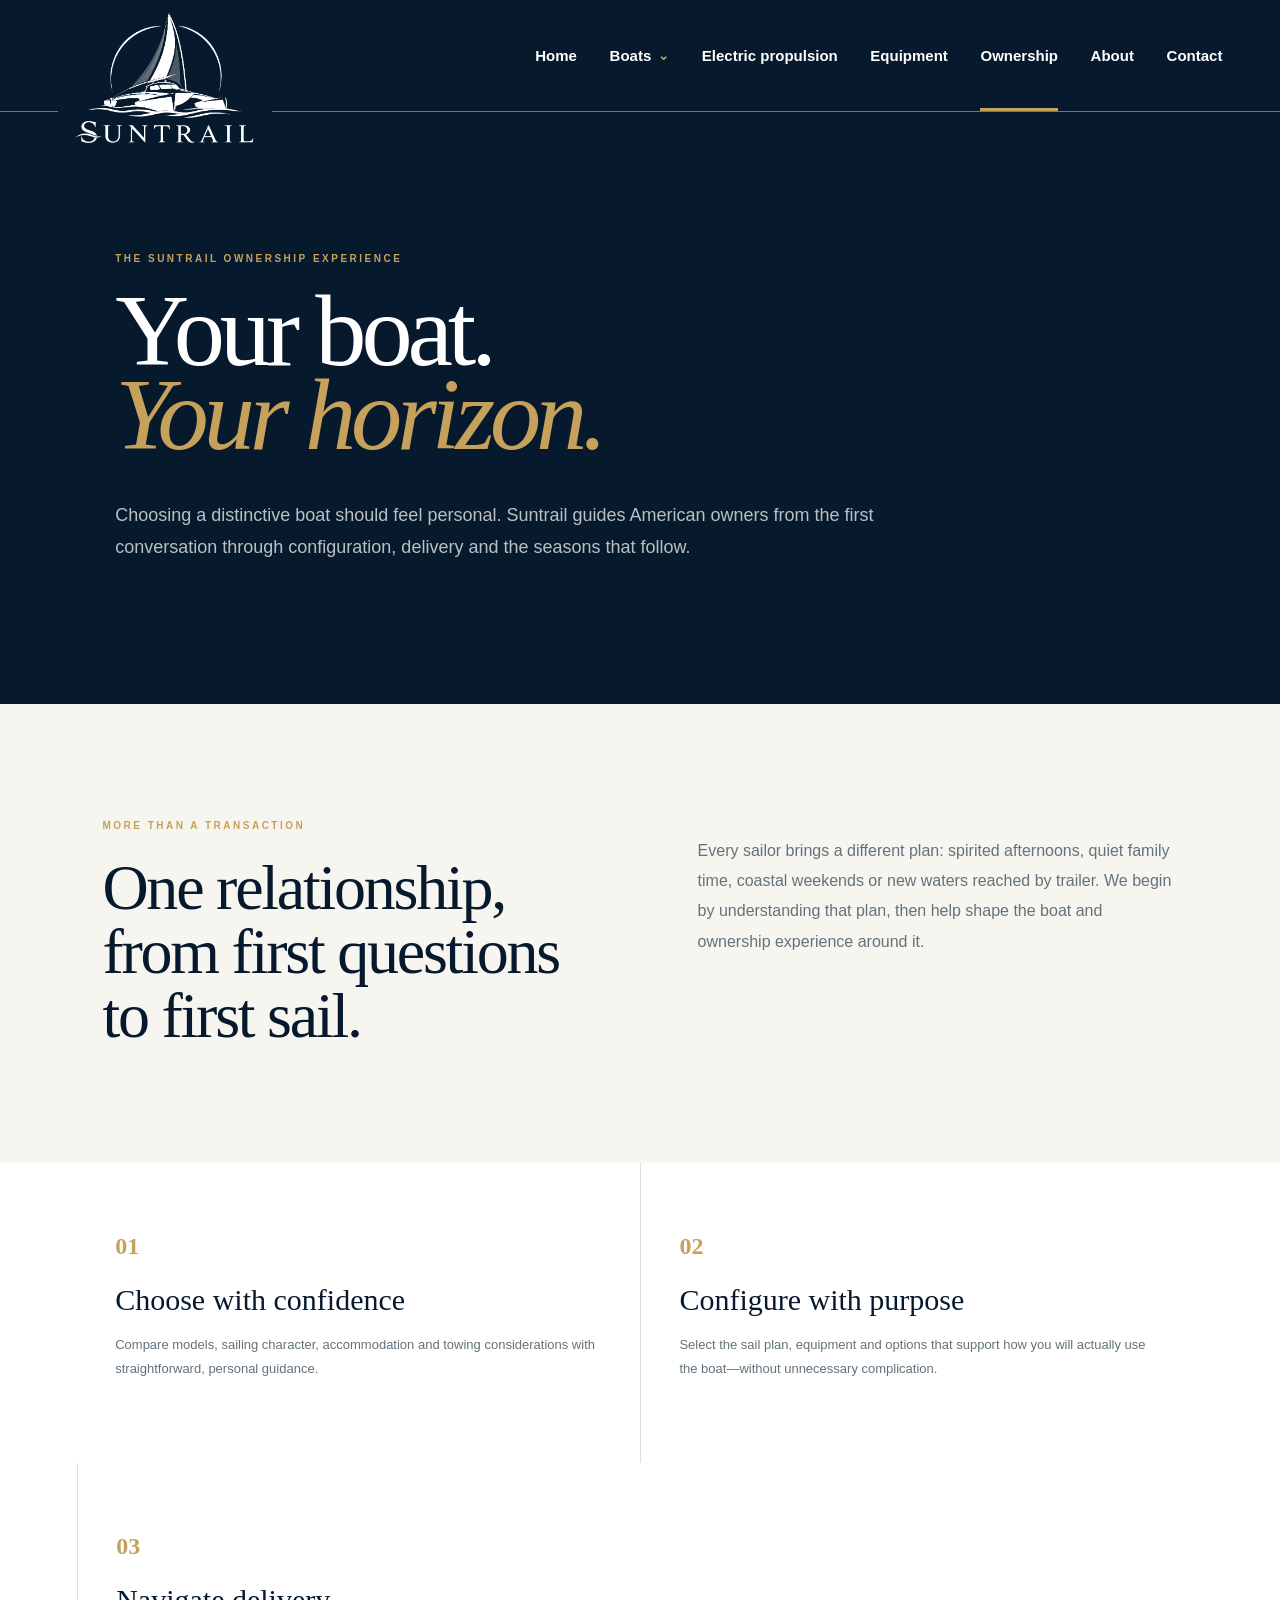
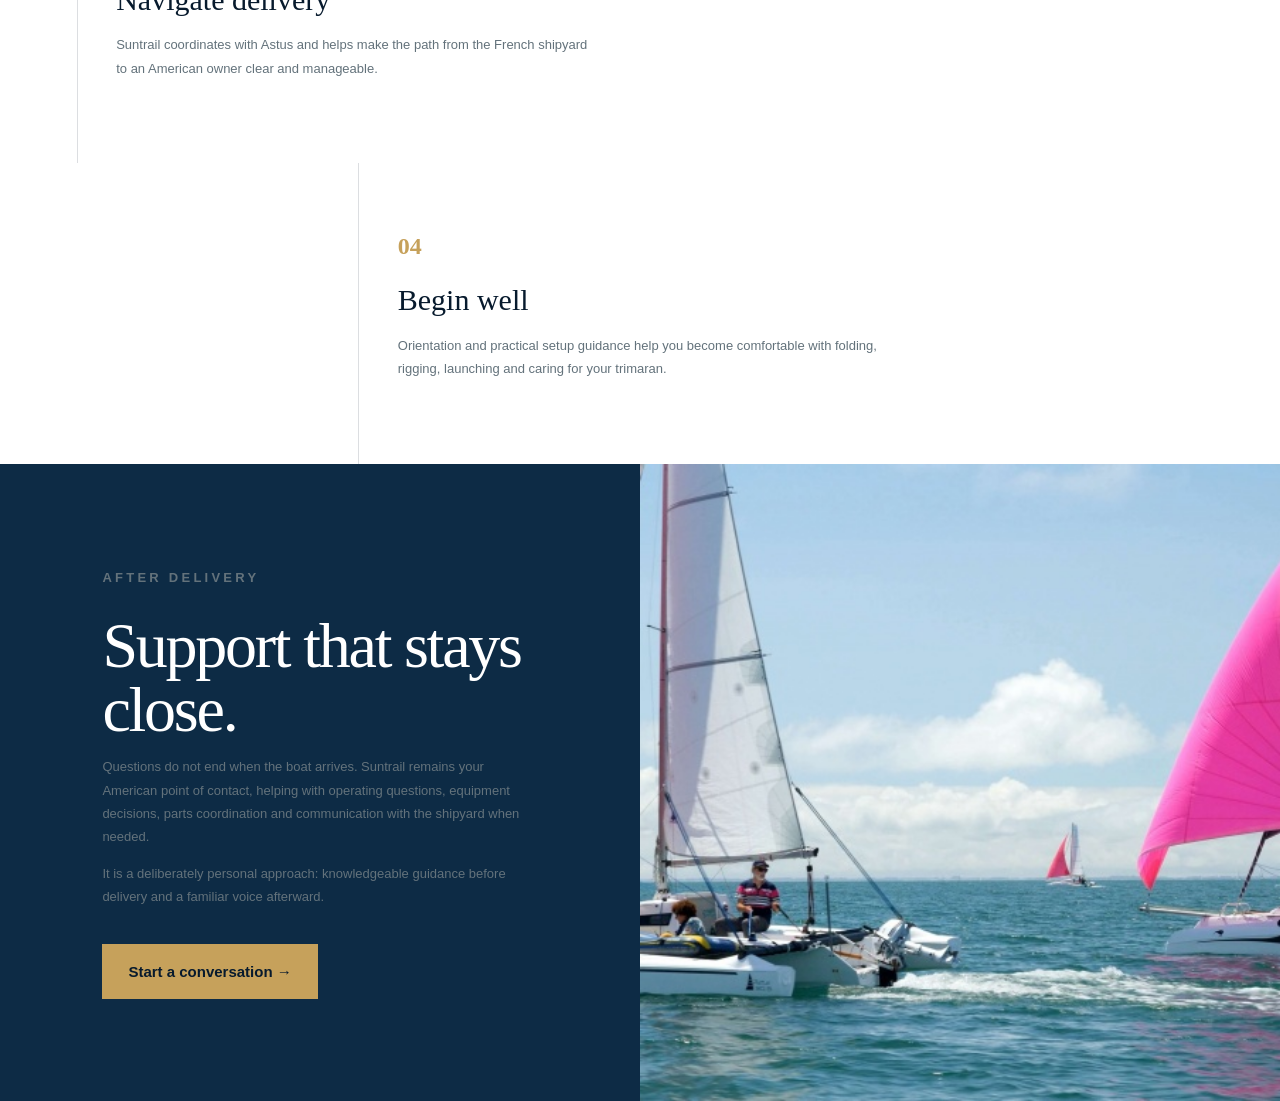
<file: Ownership.html>
<!doctype html>
<html lang="en">
  <head>
    <meta charset="utf-8" />
    <meta name="viewport" content="width=device-width,initial-scale=1" />
    <title>Ownership | Suntrail</title>
    <link rel="stylesheet" href="styles.css" />
  </head>
  <body class="ownership-page">
    <header class="site-header">
      <a class="inner-logo" href="Suntrail-Preview.html#top"
        ><img src="assets/suntrail-white-logo.png" alt="Suntrail"
      /></a>
      <nav>
        <a href="Suntrail-Preview.html#top">Home</a>
        <div class="nav-dropdown">
          <a class="nav-parent" href="Boats.html">Boats <span>⌄</span></a>
          <div class="nav-submenu">
            <a href="Boat-Model.html?model=14-5">Astus 14.5</a
            ><a href="Boat-Model.html?model=16-5">Astus 16.5</a
            ><a href="Boat-Model.html?model=20-5">Astus 20.5</a
            ><a href="Boat-Model.html?model=22-5">Astus 22.5</a
            ><a href="Boat-Model.html?model=26-5">Astus 26.5</a>
          </div>
        </div>
        <a href="Coming-Soon.html">Electric propulsion</a
        ><a href="Coming-Soon.html">Equipment</a
        ><a class="active" href="Ownership.html">Ownership</a
        ><a href="About.html">About</a><a href="Contact.html">Contact</a>
      </nav>
    </header>
    <main>
      <section class="ownership-hero">
        <p class="label">The Suntrail ownership experience</p>
        <h1>Your boat.<br /><em>Your horizon.</em></h1>
        <p>
          Choosing a distinctive boat should feel personal. Suntrail guides
          American owners from the first conversation through configuration,
          delivery and the seasons that follow.
        </p>
      </section>
      <section class="ownership-intro">
        <div>
          <p class="label">More than a transaction</p>
          <h2>One relationship, from first questions to first sail.</h2>
        </div>
        <p>
          Every sailor brings a different plan: spirited afternoons, quiet
          family time, coastal weekends or new waters reached by trailer. We
          begin by understanding that plan, then help shape the boat and
          ownership experience around it.
        </p>
      </section>
      <section class="ownership-steps">
        <article>
          <b>01</b>
          <h3>Choose with confidence</h3>
          <p>
            Compare models, sailing character, accommodation and towing
            considerations with straightforward, personal guidance.
          </p>
        </article>
        <article>
          <b>02</b>
          <h3>Configure with purpose</h3>
          <p>
            Select the sail plan, equipment and options that support how you
            will actually use the boat—without unnecessary complication.
          </p>
        </article>
        <article>
          <b>03</b>
          <h3>Navigate delivery</h3>
          <p>
            Suntrail coordinates with Astus and helps make the path from the
            French shipyard to an American owner clear and manageable.
          </p>
        </article>
        <article>
          <b>04</b>
          <h3>Begin well</h3>
          <p>
            Orientation and practical setup guidance help you become comfortable
            with folding, rigging, launching and caring for your trimaran.
          </p>
        </article>
      </section>
      <section class="ownership-support">
        <div>
          <p class="label">After delivery</p>
          <h2>Support that stays close.</h2>
          <p>
            Questions do not end when the boat arrives. Suntrail remains your
            American point of contact, helping with operating questions,
            equipment decisions, parts coordination and communication with the
            shipyard when needed.
          </p>
          <p>
            It is a deliberately personal approach: knowledgeable guidance
            before delivery and a familiar voice afterward.
          </p>
          <a class="button gold" href="Contact.html"
            >Start a conversation →</a
          >
        </div>
        <img
          src="assets/astus-carousel/01-astus-life.jpg"
          alt="Astus trimarans sailing together"
        />
      </section>
    </main>
    <script src="mobile-menu.js"></script>
  </body>
</html>
</file>
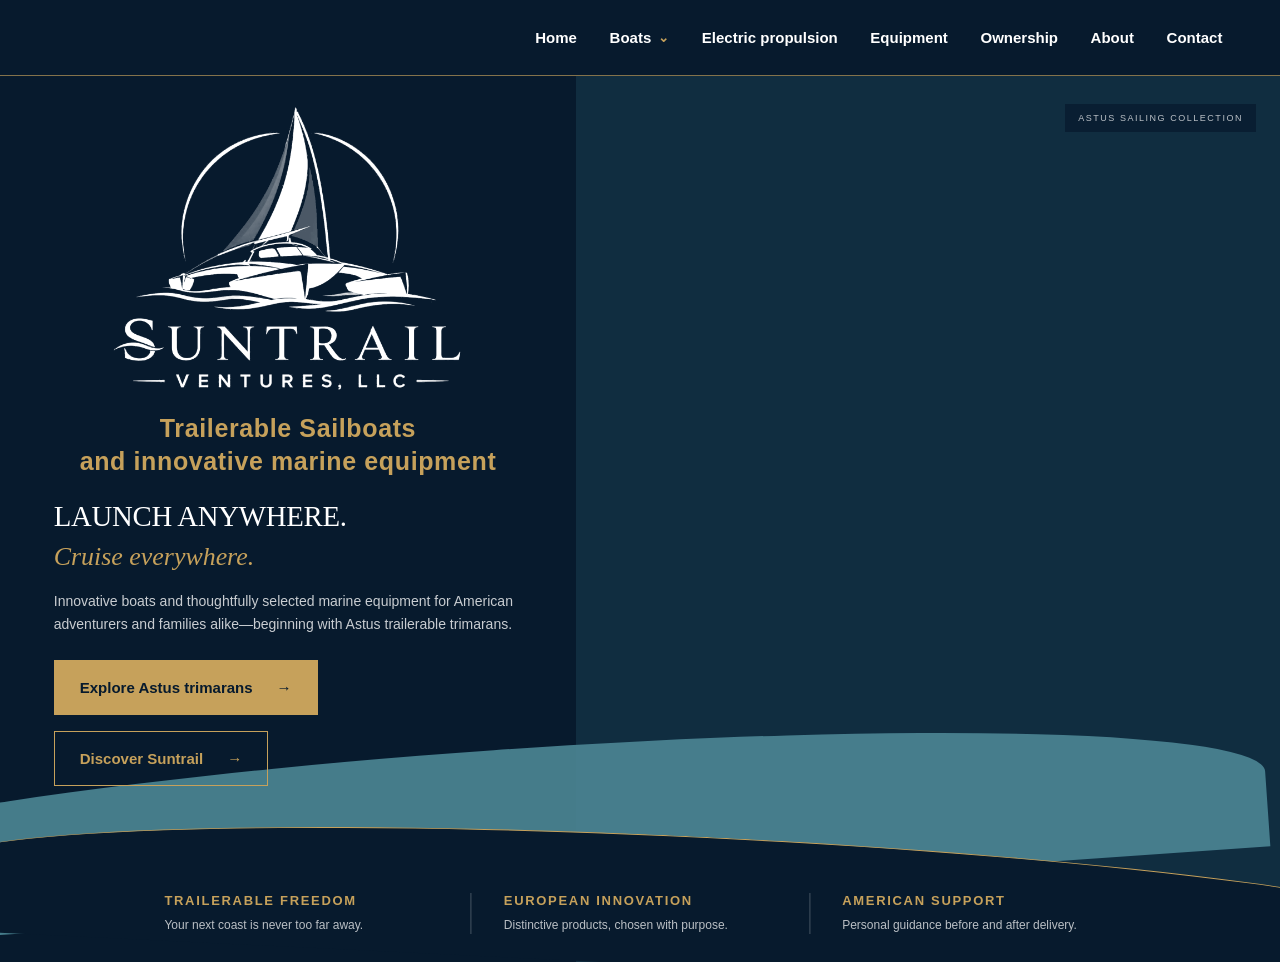
<file: Suntrail-Preview.html>
<!doctype html>
<html lang="en">
<head>
  <meta charset="utf-8">
  <meta name="viewport" content="width=device-width, initial-scale=1">
  <title>Suntrail | Offline Website Preview</title>
  <meta name="description" content="Suntrail website working preview">
  <link rel="stylesheet" href="styles.css">
</head>
<body>
<main>
  <header>
    <nav aria-label="Primary navigation">
      <a href="#top">Home</a>
      <div class="nav-dropdown">
        <a class="nav-parent" href="Boats.html">Boats <span aria-hidden="true">⌄</span></a>
        <div class="nav-submenu" aria-label="Astus models">
          <a href="Boat-Model.html?model=14-5">Astus 14.5</a>
          <a href="Boat-Model.html?model=16-5">Astus 16.5</a>
          <a href="Boat-Model.html?model=20-5">Astus 20.5</a>
          <a href="Boat-Model.html?model=22-5">Astus 22.5</a>
          <a href="Boat-Model.html?model=26-5">Astus 26.5</a>
        </div>
      </div>
      <a href="Coming-Soon.html">Electric propulsion</a>
      <a href="Coming-Soon.html">Equipment</a>
      <a href="Ownership.html">Ownership</a>
      <a href="About.html">About</a>
      <a href="Contact.html">Contact</a>
    </nav>
  </header>

  <section class="hero" id="top">
    <div class="hero-copy">
      <div class="hero-logo"><img src="assets/suntrail-white-logo.png" alt="Suntrail"></div>
      <p class="hero-descriptor"><strong>Trailerable Sailboats</strong><br>and innovative marine equipment</p>
      <h1>Launch anywhere.<em>Cruise everywhere.</em></h1>
      <p class="lead">Innovative boats and thoughtfully selected marine equipment for American adventurers and families alike—beginning with Astus trailerable trimarans.</p>
      <div class="actions">
        <a class="button gold" href="Boats.html">Explore Astus trimarans <span>→</span></a>
        <a class="button outline" href="About.html">Discover Suntrail <span>→</span></a>
      </div>
    </div>
    <div class="hero-photo" aria-label="Astus sailboat photo carousel">
      <div class="carousel-frame">
        <img class="carousel-slide" src="assets/astus-carousel/01-astus-life.jpg" alt="Astus trimarans sailing together">
        <img class="carousel-slide" src="assets/astus-carousel/02-astus-26-5.jpg" alt="Astus 26.5 sailing">
        <img class="carousel-slide" src="assets/astus-carousel/03-astus-14-5.jpg" alt="Astus 14.5 sailing">
        <img class="carousel-slide" src="assets/astus-carousel/04-astus-20-5.jpg" alt="Astus 20.5 sailing">
        <img class="carousel-slide" src="assets/astus-carousel/05-astus-16-5.jpg" alt="Astus 16.5 sailing">
        <img class="carousel-slide" src="assets/astus-carousel/06-owners-2021.jpg" alt="Astus owners sailing together">
        <img class="carousel-slide" src="assets/astus-carousel/07-astus-22-5.jpg" alt="Astus 22.5 sailing">
      </div>
      <span class="photo-note">Astus sailing collection</span>
    </div>
    <div class="wave wave-a"></div><div class="wave wave-b"></div>
    <div class="proof">
      <div><b>Trailerable freedom</b><span>Your next coast is never too far away.</span></div>
      <div><b>European innovation</b><span>Distinctive products, chosen with purpose.</span></div>
      <div><b>American support</b><span>Personal guidance before and after delivery.</span></div>
    </div>
  </section>
</main>
    <script src="mobile-menu.js"></script>
  </body>
</html>
</file>
<file: styles.css>
:root{--navy:#071a2d;--mid:#0d2b45;--cream:#f7f5f0;--gold:#c6a15b;--sea:#4c8795;--ink:#152837;--slate:#63727b;--line:rgba(7,26,45,.14)}
*{box-sizing:border-box}html{scroll-behavior:smooth}body{margin:0;background:var(--cream);color:var(--ink);font-family:Montserrat,"Avenir Next","Segoe UI",sans-serif}a{color:inherit;text-decoration:none}
header{align-items:center;background:var(--navy);border-bottom:1px solid rgba(198,161,91,.65);color:white;display:flex;height:76px;justify-content:flex-end;padding:0 clamp(24px,4.5vw,72px);position:relative;z-index:20}
.brand{align-items:center;display:flex;gap:18px;letter-spacing:.34em;text-transform:uppercase}.brand b{font-size:19px}.brand i{border-bottom:2px solid var(--gold);border-radius:50%;display:block;height:16px;position:relative;transform:rotate(-8deg);width:48px}.brand i:after{border-bottom:2px solid var(--gold);border-radius:50%;content:"";height:14px;left:4px;position:absolute;top:7px;width:44px}
nav{align-self:stretch;display:flex;gap:clamp(22px,2.55vw,42px)}nav a{align-items:center;display:flex;font-size:15px;font-weight:600;position:relative}nav a:after{background:var(--gold);bottom:0;content:"";height:3px;left:0;position:absolute;transform:scaleX(0);transform-origin:left;transition:.2s;width:100%}nav a:hover:after{transform:scaleX(1)}
.hero{background:var(--navy);color:white;display:grid;grid-template-columns:45% 55%;min-height:calc(100vh - 76px);overflow:hidden;position:relative}.hero-copy{align-self:start;padding:18px clamp(30px,4.2vw,68px) 176px;position:relative;z-index:7}.label{color:var(--gold);font-size:10px;font-weight:700;letter-spacing:.25em;margin:0 0 25px;text-transform:uppercase}.hero-logo{height:316px;margin:0 0 2px;max-width:600px;overflow:hidden;position:relative;width:100%}.hero-logo img{display:block;height:auto;left:50%;position:absolute;top:0;transform:translateX(-50%);width:390px}.hero-descriptor{color:var(--gold);font-size:clamp(25px,1.9vw,32px);font-weight:550;letter-spacing:.025em;line-height:1.3;margin:0 0 25px;max-width:600px;text-align:center}.hero-descriptor strong{font-weight:750}
h1,h2{font-family:"Cormorant Garamond",Baskerville,Georgia,serif;font-weight:400}.hero h1{font-size:clamp(23px,2.25vw,34px);letter-spacing:-.01em;line-height:1;margin:0;text-transform:uppercase}.hero h1 em{color:var(--gold);display:block;font-size:.9em;letter-spacing:0;line-height:1.2;margin-top:10px;text-transform:none}.lead{color:rgba(255,255,255,.78);font-size:clamp(14px,1.05vw,16px);line-height:1.65;margin:18px 0 24px;max-width:650px}.actions{display:flex;flex-wrap:wrap;gap:16px}
.button{align-items:center;border:1px solid transparent;display:inline-flex;font-size:15px;font-weight:700;gap:24px;justify-content:center;min-height:55px;padding:0 25px;transition:.18s}.button:hover{transform:translateY(-2px)}.gold{background:var(--gold);color:var(--navy)}.outline{border-color:var(--gold);color:var(--gold)}.outline:hover{background:var(--gold);color:var(--navy)}.navy{background:var(--navy);color:white}
.hero-photo{background-color:#102d40;min-height:100%;position:relative}.carousel-frame{aspect-ratio:980/450;left:50%;overflow:hidden;position:absolute;top:38%;transform:translate(-50%,-50%);width:96%}.carousel-slide{animation:hero-carousel 28s infinite;display:block;height:100%;left:0;object-fit:cover;opacity:0;position:absolute;top:0;width:100%}.carousel-slide:nth-child(1){animation-delay:0s}.carousel-slide:nth-child(2){animation-delay:4s}.carousel-slide:nth-child(3){animation-delay:8s}.carousel-slide:nth-child(4){animation-delay:12s}.carousel-slide:nth-child(5){animation-delay:16s}.carousel-slide:nth-child(6){animation-delay:20s}.carousel-slide:nth-child(7){animation-delay:24s}@keyframes hero-carousel{0%,11.5%{opacity:1}14.285%,100%{opacity:0}}.hero-photo:hover .carousel-slide{animation-play-state:paused}.photo-note{background:rgba(7,26,45,.72);color:rgba(255,255,255,.72);font-size:9px;letter-spacing:.17em;padding:9px 13px;position:absolute;right:24px;text-transform:uppercase;top:28px}
.wave{border-radius:50% 50% 0 0;bottom:62px;height:150px;pointer-events:none;position:absolute;width:120%;z-index:6}.wave-a{background:rgba(76,135,149,.9);left:-21%;transform:rotate(-4deg)}.wave-b{background:var(--navy);border-top:1px solid var(--gold);bottom:-5px;height:130px;left:-5%;transform:rotate(2.8deg)}
.proof{bottom:0;display:grid;grid-template-columns:repeat(3,1fr);left:50%;max-width:1120px;padding:24px 30px 28px;position:absolute;transform:translateX(-50%);width:84%;z-index:8}.proof div{border-left:1px solid rgba(255,255,255,.25);padding:0 32px}.proof div:first-child{border:0}.proof b,.proof span{display:block}.proof b{color:var(--gold);font-size:13px;letter-spacing:.13em;margin-bottom:9px;text-transform:uppercase}.proof span{color:rgba(255,255,255,.72);font-size:12px;line-height:1.45}
.intro,.range,.ownership{padding:clamp(85px,10vw,145px) clamp(25px,7vw,110px)}.intro{display:grid;gap:9vw;grid-template-columns:1fr 1fr}h2{color:var(--navy);font-size:clamp(42px,5vw,72px);letter-spacing:-.035em;line-height:1;margin:0}.intro>div:last-child{max-width:630px}.intro p,.feature-copy>p,.section-head>p,.future p,.contact>p{color:var(--slate);font-size:15px;line-height:1.85}.intro .large{color:var(--ink);font-size:20px;margin-top:0}.text-link{border-bottom:1px solid var(--gold);display:inline-flex;font-size:12px;font-weight:700;gap:30px;margin-top:20px;padding-bottom:7px}
.feature{background:white;display:grid;grid-template-columns:55% 45%}.placeholder{align-items:center;background:linear-gradient(180deg,#8998a5,#9cabb4 48%,#567481 49%,#183646);color:white;display:flex;flex-direction:column;justify-content:center;min-height:250px;overflow:hidden;position:relative;text-align:center}.placeholder:after{background:repeating-linear-gradient(0deg,rgba(255,255,255,.08) 0 1px,transparent 1px 8px);bottom:0;content:"";height:38%;left:0;position:absolute;width:100%}.placeholder span{font-size:35px;font-weight:200}.placeholder strong{font-size:10px;letter-spacing:.2em;margin:15px 0 8px;text-transform:uppercase}.placeholder small{color:rgba(255,255,255,.7);font-size:9px}.feature>.placeholder{min-height:700px}.feature-copy{align-self:center;padding:75px clamp(40px,7vw,110px)}.feature-copy h2{margin-bottom:30px}.feature ul{list-style:none;margin:30px 0 38px;padding:0}.feature li{border-top:1px solid var(--line);font-size:12px;padding:16px 0 16px 24px;position:relative}.feature li:last-child{border-bottom:1px solid var(--line)}.feature li:before{color:var(--gold);content:"—";left:0;position:absolute}
.section-head{align-items:end;display:grid;gap:70px;grid-template-columns:1fr minmax(270px,430px);margin-bottom:65px}.section-head>p{margin:0}.models{display:grid;gap:18px;grid-template-columns:repeat(6,1fr)}article{background:white;border:1px solid rgba(7,26,45,.08);grid-column:span 2;position:relative;transition:.18s}article:nth-child(4){grid-column:2/span 2}article:hover{box-shadow:0 18px 35px rgba(7,26,45,.11);transform:translateY(-4px)}article .placeholder{min-height:220px}.card-copy{padding:27px}.card-copy>span{color:var(--gold);font-size:9px;font-weight:700;letter-spacing:.18em;text-transform:uppercase}.card-copy h3{color:var(--navy);font-family:Baskerville,Georgia,serif;font-size:35px;font-weight:500;margin:9px 0}.card-copy p{color:var(--slate);font-size:12px;line-height:1.7;min-height:62px}.card-copy a{display:flex;font-size:10px;font-weight:700;justify-content:space-between;text-transform:uppercase}.number{color:rgba(7,26,45,.08);font-family:Baskerville,serif;font-size:38px;font-weight:400;position:absolute;right:18px;top:225px}
.future{background:var(--navy);color:white;display:grid;grid-template-columns:1fr 1fr}.future>div{min-height:450px;padding:clamp(70px,8vw,120px)}.future>div:first-child{border-right:1px solid rgba(255,255,255,.12)}.future h2{color:white;font-size:clamp(40px,4vw,62px);margin-bottom:25px}.future p{color:rgba(255,255,255,.62)}.future small{border-top:1px solid var(--gold);color:var(--gold);display:inline-block;letter-spacing:.18em;margin-top:25px;padding-top:12px;text-transform:uppercase}
.ownership{background:white;display:grid;gap:9vw;grid-template-columns:.9fr 1.1fr}.ownership ol{list-style:none;margin:0;padding:0}.ownership li{border-top:1px solid var(--line);display:grid;gap:25px;grid-template-columns:50px 1fr;padding:26px 0}.ownership li:last-child{border-bottom:1px solid var(--line)}.ownership li>b{color:var(--gold);font-family:Baskerville,serif}.ownership h3{font-size:14px;margin:0 0 8px}.ownership li p{color:var(--slate);font-size:12px;margin:0}
.contact{align-items:center;background:var(--mid);color:white;display:flex;flex-direction:column;padding:110px 25px;text-align:center}.contact h2{color:white}.contact>p{color:rgba(255,255,255,.65);margin:28px 0 34px;max-width:710px}footer{align-items:center;background:var(--navy);color:rgba(255,255,255,.6);display:grid;gap:30px;grid-template-columns:auto 1fr auto;padding:42px clamp(25px,6vw,90px)}footer p,footer span{font-size:10px}
.coming-page{background:linear-gradient(145deg,var(--navy),var(--mid));color:white;min-height:100vh}.coming-header{height:76px}.coming-header .brand{margin-right:auto}.coming-header nav{height:100%}.coming-shell{align-items:center;display:grid;gap:clamp(45px,7vw,110px);grid-template-columns:minmax(0,1fr) minmax(360px,520px);margin:auto;max-width:1250px;min-height:calc(100vh - 76px);padding:70px clamp(25px,6vw,90px)}.coming-copy h1{font-family:"Cormorant Garamond",Baskerville,Georgia,serif;font-size:clamp(55px,7vw,100px);font-weight:400;letter-spacing:-.04em;line-height:.9;margin:18px 0 30px}.coming-copy h1 em{color:var(--gold);display:block;font-weight:400}.coming-copy>p{color:rgba(255,255,255,.72);font-size:17px;line-height:1.8;max-width:620px}.coming-form{background:var(--cream);box-shadow:0 28px 65px rgba(0,0,0,.2);color:var(--ink);padding:clamp(32px,4vw,55px)}.coming-form h2{font-size:42px;margin-bottom:12px}.coming-form>p{color:var(--slate);font-size:14px;line-height:1.65;margin:0 0 28px}.form-grid{display:grid;gap:18px}.form-grid label{color:var(--navy);font-size:11px;font-weight:700;letter-spacing:.1em;text-transform:uppercase}.form-grid input,.form-grid select,.form-grid textarea{background:white;border:1px solid rgba(7,26,45,.18);border-radius:0;color:var(--ink);font:15px Montserrat,"Segoe UI",sans-serif;margin-top:8px;padding:14px;width:100%}.form-grid textarea{min-height:110px;resize:vertical}.form-note{color:var(--slate);font-size:11px;line-height:1.5;margin:16px 0 0}.home-link{border-bottom:1px solid var(--gold);color:var(--gold);display:inline-block;font-size:12px;font-weight:700;margin-top:22px;padding-bottom:6px}
.boats-page{background:var(--cream)}.site-header{height:98px}.inner-logo{align-items:center;display:flex;margin-right:auto}.inner-logo img{display:block;height:88px;object-fit:contain;width:110px}.site-header nav{height:100%}.site-header nav a.active:after{transform:scaleX(1)}.boats-hero{background:var(--navy);color:white;display:grid;grid-template-columns:44% 56%;min-height:630px}.boats-hero-copy{align-self:center;padding:70px clamp(35px,5vw,90px)}.astus-kicker{align-items:center;display:flex;gap:16px;margin:0 0 18px}.astus-kicker strong{color:var(--gold);font-family:Baskerville,Georgia,serif;font-size:34px;font-weight:500;letter-spacing:.08em}.astus-kicker span{border-left:1px solid rgba(255,255,255,.3);color:white;font-size:11px;font-weight:700;letter-spacing:.18em;padding-left:16px;text-transform:uppercase}.boats-hero-copy h1{font-family:"Cormorant Garamond",Baskerville,Georgia,serif;font-size:clamp(52px,5.5vw,84px);font-weight:400;letter-spacing:-.045em;line-height:.92;margin:18px 0 30px}.boats-hero-copy h1 em{color:var(--gold);font-weight:400}.boats-hero-copy>p:not(.label):not(.astus-kicker){color:rgba(255,255,255,.76);font-size:17px;line-height:1.8;max-width:680px}.boats-hero-image{min-height:630px;overflow:hidden}.boats-hero-image img{height:100%;object-fit:cover;width:100%}.range-facts{border-bottom:1px solid rgba(255,255,255,.15);border-top:1px solid rgba(255,255,255,.15);display:grid;grid-template-columns:repeat(3,1fr);margin:35px 0 25px;padding:23px 0}.range-facts div{border-left:1px solid rgba(255,255,255,.15);padding:0 18px}.range-facts div:first-child{border:0;padding-left:0}.range-facts b,.range-facts span{display:block}.range-facts b{color:var(--gold);font-family:Baskerville,Georgia,serif;font-size:26px;font-weight:400}.range-facts span{color:rgba(255,255,255,.55);font-size:9px;letter-spacing:.11em;margin-top:6px;text-transform:uppercase}.light-link{color:white}.two-experiences{display:grid;gap:clamp(45px,7vw,105px);grid-template-columns:minmax(300px,.85fr) 1.15fr;padding:clamp(80px,8vw,125px) clamp(25px,7vw,110px)}.experience-intro h2{font-size:clamp(43px,4.2vw,67px)}.experience-grid{display:grid;grid-template-columns:1fr 1fr}.experience-grid article{background:white;border:0;border-left:1px solid var(--line);box-shadow:none;padding:18px 38px;transform:none!important}.experience-grid article:first-child{border-left:0}.experience-grid article>span{color:var(--gold);font-size:9px;font-weight:700;letter-spacing:.14em;text-transform:uppercase}.experience-grid h3{color:var(--navy);font-family:Baskerville,Georgia,serif;font-size:31px;font-weight:400;line-height:1.1;margin:24px 0 18px}.experience-grid p{color:var(--slate);font-size:13px;line-height:1.8;margin:0}.range-overview{background:white;padding:clamp(80px,9vw,135px) clamp(25px,6vw,95px)}.range-intro{align-items:end;display:grid;gap:70px;grid-template-columns:1fr minmax(300px,470px);margin:0 auto 65px;max-width:1370px}.range-intro>p{color:var(--slate);font-size:15px;line-height:1.8;margin:0}.boat-grid{display:grid;gap:22px;grid-template-columns:repeat(6,1fr);margin:auto;max-width:1370px}.boat-card{background:white;border:1px solid rgba(7,26,45,.08);display:flex;flex-direction:column;grid-column:span 2;min-width:0}.boat-card:nth-child(4){grid-column:2/span 2}.boat-card-image{aspect-ratio:980/450;background:var(--mid);overflow:hidden}.boat-card-image img{height:100%;object-fit:cover;transition:transform .45s;width:100%}.boat-card:hover .boat-card-image img{transform:scale(1.025)}.boat-card-copy{display:flex;flex:1;flex-direction:column;padding:30px}.model-type{color:var(--gold);font-size:9px;font-weight:700;letter-spacing:.15em;text-transform:uppercase}.boat-card h3{color:var(--navy);font-family:Baskerville,Georgia,serif;font-size:38px;font-weight:400;margin:8px 0 15px}.boat-card p{color:var(--slate);font-size:12px;line-height:1.7;margin:0 0 22px}.model-meta{border-bottom:1px solid var(--line);border-top:1px solid var(--line);display:flex;flex-wrap:wrap;gap:7px 17px;margin-top:auto;padding:15px 0}.model-meta span{color:var(--ink);font-size:9px;font-weight:650}.card-actions{display:flex;gap:18px;justify-content:space-between;padding-top:20px}.card-actions a{color:var(--navy);font-size:10px;font-weight:700}.card-actions a:last-child{color:var(--gold)}.boat-paths{background:var(--mid);color:white;display:grid;gap:70px;grid-template-columns:minmax(280px,.75fr) 1.25fr;padding:clamp(80px,9vw,130px) clamp(25px,7vw,110px)}.boat-paths h2{color:white}.path-grid{display:grid;grid-template-columns:repeat(3,1fr)}.path-grid>div{border-left:1px solid rgba(255,255,255,.16);padding:8px 30px}.path-grid b{color:var(--gold);font-family:Baskerville,Georgia,serif;font-size:18px}.path-grid h3{font-family:Baskerville,Georgia,serif;font-size:26px;font-weight:400;margin:25px 0 15px}.path-grid p{color:rgba(255,255,255,.6);font-size:12px;line-height:1.7}.path-grid span{color:var(--gold);display:block;font-size:9px;font-weight:700;letter-spacing:.1em;margin-top:25px;text-transform:uppercase}.boats-cta{align-items:center;background:white;display:flex;flex-direction:column;padding:100px 25px;text-align:center}.boats-cta h2{max-width:800px}.boats-cta>p:not(.label){color:var(--slate);font-size:15px;line-height:1.8;margin:28px auto 34px;max-width:680px}
@media(max-width:1050px){nav{gap:17px}nav a{font-size:13px}.models article{grid-column:span 3}.models article:nth-child(4){grid-column:span 3}}
@media(max-width:1150px){.boats-hero{grid-template-columns:1fr}.boats-hero-image{min-height:460px}.two-experiences,.boat-paths{grid-template-columns:1fr}.boat-card{grid-column:span 3}.boat-card:nth-child(4){grid-column:span 3}}
@media(max-width:950px){.coming-shell{grid-template-columns:1fr}.coming-copy{max-width:680px}}
@media(max-width:800px){header{display:none}.coming-header,.site-header{display:flex}.site-header nav{display:none}.hero{display:flex;flex-direction:column}.hero-copy{padding:20px 25px 55px}.hero-logo{height:292px}.hero-logo img{width:360px}.hero-descriptor{font-size:26px;margin-bottom:30px;max-width:520px}.hero-photo{min-height:470px}.carousel-frame{top:50%}.wave{display:none}.proof{background:var(--navy);left:auto;padding:30px 20px;position:relative;transform:none;width:100%}.intro,.feature,.ownership{grid-template-columns:1fr}.feature>.placeholder{min-height:480px}.section-head{align-items:start;gap:25px;grid-template-columns:1fr}.future{grid-template-columns:1fr}.future>div:first-child{border-bottom:1px solid rgba(255,255,255,.12);border-right:0}.experience-grid,.range-intro{align-items:start;gap:25px;grid-template-columns:1fr}.experience-grid article,.experience-grid article:first-child{border-left:0;border-top:1px solid var(--line);padding:30px 0}.path-grid{grid-template-columns:1fr}.path-grid>div{border-left:0;border-top:1px solid rgba(255,255,255,.16);padding:30px 0}footer{grid-template-columns:1fr}}
@media(max-width:560px){.brand{gap:10px}.brand b{font-size:14px}.hero-logo{height:252px}.hero-logo img{width:310px}.hero-descriptor{font-size:23px}.hero h1{font-size:24px}.actions{flex-direction:column}.button{justify-content:space-between}.hero-photo{min-height:300px}.carousel-frame{width:100%}.proof{gap:24px;grid-template-columns:1fr;padding:35px 25px}.proof div,.proof div:first-child{border-left:1px solid rgba(255,255,255,.2);padding-left:18px}.proof b{font-size:13px}.proof span{font-size:12px}.boats-hero-copy{padding:65px 22px}.boats-hero-image{min-height:280px}.range-facts{gap:10px}.range-facts b{font-size:20px}.boat-grid{grid-template-columns:1fr}.boat-card,.boat-card:nth-child(4){grid-column:auto}.range-overview{padding-left:22px;padding-right:22px}.boat-paths{padding-left:22px;padding-right:22px}.coming-shell{padding-left:22px;padding-right:22px}.coming-form{padding:28px}.contact{padding:90px 22px}}
@media(prefers-reduced-motion:reduce){html{scroll-behavior:auto}*{transition:none!important}.carousel-slide{animation:none;opacity:0}.carousel-slide:first-child{opacity:1}}

/* Interior-page brand: enlarged Suntrail mark, cropped before the legal suffix. */
.site-header{height:112px;overflow:visible}
.inner-logo{align-self:flex-start;background:var(--navy);display:block;height:140px;margin-right:auto;overflow:hidden;position:relative;top:6px;width:214px;z-index:25}
.inner-logo img{display:block;height:auto;left:50%;position:absolute;top:0;transform:translateX(-50%);width:200px}
.site-header nav{position:relative;z-index:26}
@media(max-width:800px){.site-header{height:90px}.inner-logo{height:116px;top:5px;width:177px}.inner-logo img{width:165px}}

/* Boats dropdown and final model gateway. */
.nav-dropdown{align-items:stretch;display:flex;position:relative}
.nav-parent{gap:7px}.nav-parent>span{color:var(--gold);font-size:13px;transition:transform .2s}
.nav-submenu{background:var(--navy);border:1px solid rgba(198,161,91,.48);box-shadow:0 16px 32px rgba(0,0,0,.22);display:flex;flex-direction:column;gap:0;left:50%;min-width:176px;opacity:0;padding:8px 0;pointer-events:none;position:absolute;top:calc(100% - 1px);transform:translate(-50%,-7px);transition:opacity .18s,transform .18s;visibility:hidden;z-index:40}
.nav-submenu a{font-size:12px;font-weight:600;min-height:38px;padding:0 18px;white-space:nowrap}.nav-submenu a:after{display:none}.nav-submenu a:hover,.nav-submenu a:focus{background:rgba(198,161,91,.13);color:var(--gold);outline:none}
.nav-dropdown:hover .nav-submenu,.nav-dropdown:focus-within .nav-submenu{opacity:1;pointer-events:auto;transform:translate(-50%,0);visibility:visible}.nav-dropdown:hover .nav-parent>span,.nav-dropdown:focus-within .nav-parent>span{transform:rotate(180deg)}
.model-quick-links{align-self:auto;display:grid;gap:10px;grid-template-columns:repeat(5,minmax(0,1fr));height:auto}
.model-quick-links a{border:1px solid rgba(198,161,91,.72);color:white;font-size:12px;font-weight:700;justify-content:center;min-height:48px;padding:0 10px;white-space:nowrap}.model-quick-links a:after{display:none}.model-quick-links a:hover,.model-quick-links a:focus{background:var(--gold);color:var(--navy);outline:none}
.model-gateway-links{background:var(--navy);grid-column:1/-1;margin-top:5px;padding:28px}
@media(max-width:800px){.model-gateway-links{grid-column:auto}}
@media(max-width:560px){.model-quick-links{grid-template-columns:repeat(2,minmax(0,1fr))}.model-quick-links a:last-child{grid-column:1/-1}.model-gateway-links{padding:20px}}

/* Each model card is itself the primary path to more information. */
.boat-card{cursor:pointer;scroll-margin-top:145px}
.card-primary-link{inset:0;position:absolute;z-index:2}
.card-actions{position:relative;z-index:3}

/* Contact page uses the same interior-page logo treatment as Boats. */
.coming-page .coming-shell{min-height:calc(100vh - 112px)}
@media(max-width:800px){.coming-page .coming-shell{min-height:calc(100vh - 90px)}}

/* About and individual model pages. */
.about-hero{background:var(--navy);color:white;padding:clamp(90px,11vw,165px) clamp(30px,9vw,145px)}.about-hero h1{font-size:clamp(64px,8vw,118px);letter-spacing:-.05em;line-height:.82;margin:0}.about-hero h1 em{color:var(--gold);font-weight:400}.about-hero>p:last-child{color:rgba(255,255,255,.72);font-size:18px;line-height:1.8;margin:42px 0 0;max-width:760px}.about-story{display:grid;gap:9vw;grid-template-columns:.9fr 1.1fr;padding:clamp(85px,9vw,140px) clamp(30px,8vw,130px)}.about-story>div:last-child{color:var(--slate);font-size:16px;line-height:1.9}.about-values{background:white;display:grid;grid-template-columns:1fr 1fr;padding:0 clamp(30px,8vw,130px)}.about-values article{border:0;border-left:1px solid var(--line);box-shadow:none;padding:75px clamp(30px,5vw,80px);transform:none!important}.about-values article:first-child{border-left:0}.about-values span,.about-values h3{color:var(--gold)}.about-values span{font-size:10px;font-weight:700;letter-spacing:.18em;text-transform:uppercase}.about-values h3{font-family:Baskerville,Georgia,serif;font-size:38px;font-weight:400;margin:20px 0}.about-values p,.about-partner p{color:var(--slate);font-size:14px;line-height:1.85}.about-partner{background:var(--mid);color:white;display:grid;grid-template-columns:1fr 1fr}.about-partner>div{align-self:center;padding:clamp(65px,8vw,125px)}.about-partner h2{color:white}.about-partner img{height:100%;min-height:600px;object-fit:cover;width:100%}.about-partner .button{margin-top:20px}
.model-hero{background:var(--navy);color:white;display:grid;grid-template-columns:46% 54%;min-height:650px}.model-hero>div{align-self:center;padding:70px clamp(35px,6vw,100px)}.model-hero h1{font-size:clamp(68px,7vw,106px);letter-spacing:-.05em;line-height:.8;margin:12px 0}.model-hero h2{color:var(--gold);font-size:clamp(36px,3.5vw,56px);margin-bottom:28px}.model-hero p:not(.label){color:rgba(255,255,255,.73);font-size:16px;line-height:1.8}.model-hero>img{height:100%;min-height:650px;object-fit:cover;width:100%}.model-details{display:grid;gap:9vw;grid-template-columns:1fr 1fr;padding:clamp(85px,9vw,140px) clamp(30px,8vw,130px)}.model-details>div>p:not(.label){color:var(--slate);font-size:15px;line-height:1.85}.model-details h3{color:var(--gold);font-size:12px;letter-spacing:.15em;margin-top:35px;text-transform:uppercase}.spec-grid{align-content:start;display:grid;grid-template-columns:1fr 1fr}.spec-grid>div{border-bottom:1px solid var(--line);padding:25px}.spec-grid span,.spec-grid b{display:block}.spec-grid span{color:var(--slate);font-size:9px;letter-spacing:.13em;margin-bottom:9px;text-transform:uppercase}.spec-grid b{color:var(--navy);font-family:Baskerville,Georgia,serif;font-size:22px;font-weight:400}.model-next{background:var(--mid);color:white;display:flex;justify-content:space-between;padding:45px clamp(30px,8vw,130px)}.model-next a{color:var(--gold);font-size:12px;font-weight:700}
@media(max-width:900px){.about-story,.about-partner,.model-hero,.model-details{grid-template-columns:1fr}.about-values{grid-template-columns:1fr}.about-values article,.about-values article:first-child{border-left:0;border-top:1px solid var(--line)}.model-hero>img{min-height:360px}.model-next{gap:25px;flex-direction:column}}
.ownership-hero{background:var(--navy);color:white;padding:clamp(90px,11vw,165px) clamp(30px,9vw,145px)}.ownership-hero h1{font-size:clamp(64px,8vw,118px);letter-spacing:-.05em;line-height:.82;margin:0}.ownership-hero h1 em{color:var(--gold)}.ownership-hero>p:last-child{color:rgba(255,255,255,.72);font-size:18px;line-height:1.8;margin:42px 0 0;max-width:780px}.ownership-intro{display:grid;gap:9vw;grid-template-columns:1fr 1fr;padding:clamp(85px,9vw,140px) clamp(30px,8vw,130px)}.ownership-intro>p{color:var(--slate);font-size:16px;line-height:1.9}.ownership-steps{background:white;display:grid;grid-template-columns:repeat(4,1fr);padding:0 clamp(30px,6vw,100px)}.ownership-steps article{border:0;border-left:1px solid var(--line);box-shadow:none;padding:70px clamp(25px,3vw,48px);transform:none!important}.ownership-steps article:first-child{border-left:0}.ownership-steps b{color:var(--gold);font-family:Baskerville,Georgia,serif;font-size:24px}.ownership-steps h3{color:var(--navy);font-family:Baskerville,Georgia,serif;font-size:30px;font-weight:400;line-height:1.05;margin:24px 0 18px}.ownership-steps p,.ownership-support p{color:var(--slate);font-size:13px;line-height:1.8}.ownership-support{background:var(--mid);color:white;display:grid;grid-template-columns:1fr 1fr}.ownership-support>div{align-self:center;padding:clamp(65px,8vw,125px)}.ownership-support h2{color:white}.ownership-support .button{margin-top:22px}.ownership-support img{height:100%;min-height:580px;object-fit:cover;width:100%}@media(max-width:1000px){.ownership-steps{grid-template-columns:1fr 1fr}.ownership-steps article:nth-child(3){border-left:0}}@media(max-width:800px){.ownership-intro,.ownership-support{grid-template-columns:1fr}.ownership-steps{grid-template-columns:1fr}.ownership-steps article{border-left:0;border-top:1px solid var(--line)}}

/* Mobile navigation */
.mobile-menu-toggle{display:none}
.direct-contact{border-top:1px solid rgba(7,26,45,.14);color:var(--slate);font-size:13px;line-height:1.7;margin:24px 0 0;padding-top:20px}.direct-contact a{border-bottom:1px solid var(--gold);color:var(--navy);font-weight:700}
@media(max-width:800px){header,.coming-header,.site-header{display:flex;height:72px;overflow:visible;padding:0 20px;position:relative}.site-header{height:90px}.inner-logo{margin-right:auto}.mobile-menu-toggle{align-items:center;background:transparent;border:1px solid rgba(198,161,91,.75);color:white;display:flex;flex-direction:column;gap:4px;height:48px;justify-content:center;margin-left:auto;padding:6px 13px;position:relative;z-index:60}.mobile-menu-toggle span{background:var(--gold);display:block;height:2px;width:24px}.mobile-menu-toggle b{font-size:8px;letter-spacing:.15em;margin-top:1px;text-transform:uppercase}header nav,.site-header nav{background:var(--navy);border-bottom:1px solid var(--gold);box-shadow:0 18px 35px rgba(0,0,0,.28);display:none;flex-direction:column;gap:0;max-height:calc(100vh - 72px);overflow:auto;padding:10px 18px 20px;position:absolute;right:0;top:100%;width:min(340px,100vw);z-index:55}header.mobile-open nav,.site-header.mobile-open nav{display:flex}header nav a,.site-header nav a{font-size:15px;min-height:46px;padding:0 8px}.nav-dropdown{display:block}.nav-parent{min-height:46px}.nav-submenu{background:rgba(255,255,255,.035);border:0;box-shadow:none;display:flex;left:auto;min-width:0;opacity:1;padding:3px 0 8px 18px;pointer-events:auto;position:static;transform:none;visibility:visible;width:100%}.nav-submenu a{color:rgba(255,255,255,.75);font-size:13px;min-height:38px}}
</file>
